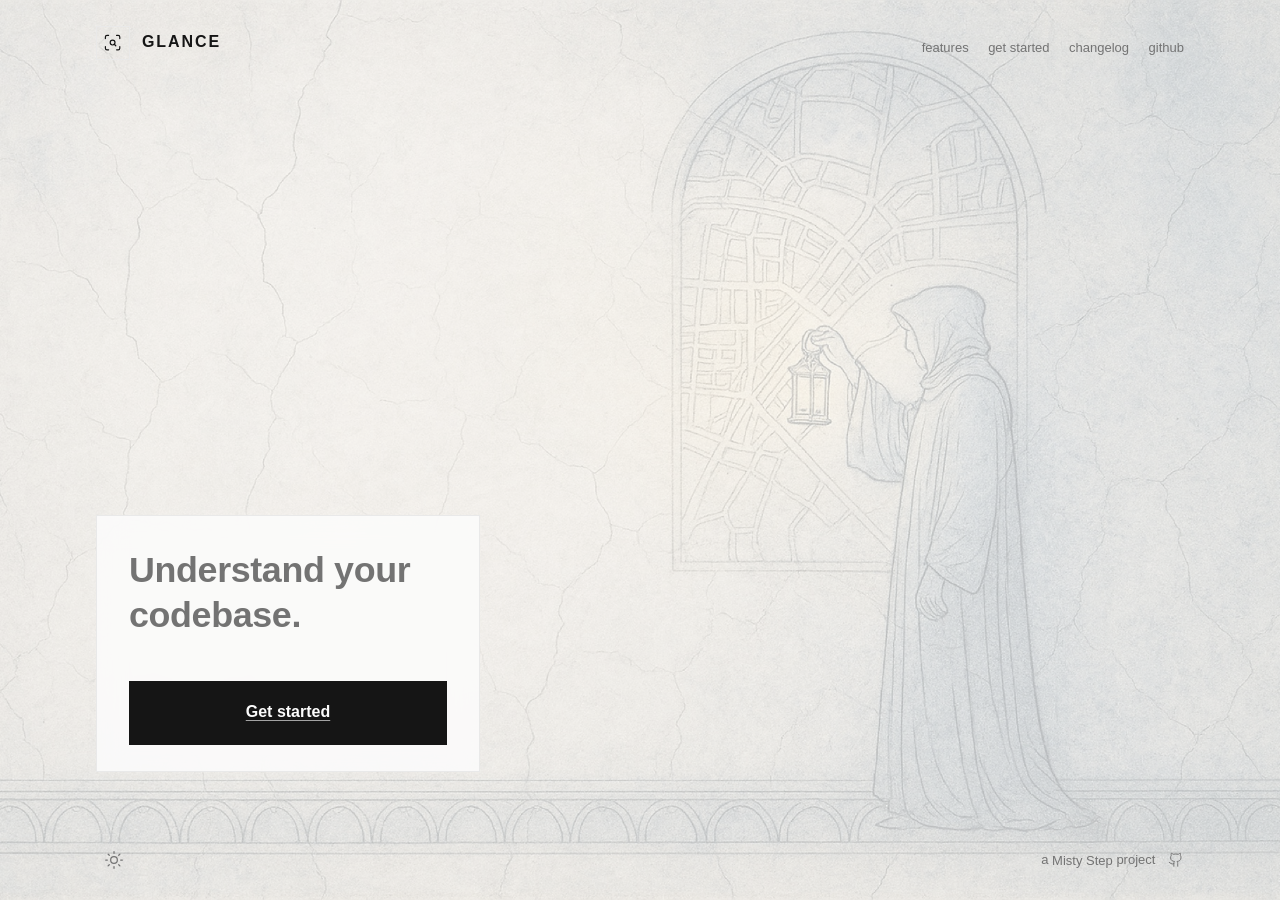
<file: site/index.html>
<!doctype html>
<html lang="en" data-ae-theme="moss">
  <head>
    <meta charset="utf-8" />
    <meta name="viewport" content="width=device-width, initial-scale=1" />
    <title>Glance - Misty Step product site</title>
    <meta
      name="description"
      content="Glance helps you understand a codebase with citation-checked generated pages."
    />
    <script>
      try {
        var m = localStorage.getItem('ae-mode');
        if (m === 'dark' || m === 'light') {
          document.documentElement.classList.add(m);
          document.documentElement.style.colorScheme = m;
        }
      } catch (e) {}
    </script>
    <link rel="icon" href="data:," />
    <link rel="stylesheet" href="aesthetic.css" />
    <link rel="stylesheet" href="marketing.css" />
  </head>
  <body>
    <svg aria-hidden="true" width="0" height="0" style="position: absolute">
      <symbol id="i-scan-search" viewBox="0 0 24 24">
        <path d="M3 7V5a2 2 0 0 1 2-2h2" />
        <path d="M17 3h2a2 2 0 0 1 2 2v2" />
        <path d="M21 17v2a2 2 0 0 1-2 2h-2" />
        <path d="M7 21H5a2 2 0 0 1-2-2v-2" />
        <circle cx="12" cy="12" r="3" />
        <path d="m16 16-1.9-1.9" />
      </symbol>
      <symbol id="i-sun" viewBox="0 0 24 24">
        <circle cx="12" cy="12" r="4" />
        <path d="M12 2v2" />
        <path d="M12 20v2" />
        <path d="m4.93 4.93 1.41 1.41" />
        <path d="m17.66 17.66 1.41 1.41" />
        <path d="M2 12h2" />
        <path d="M20 12h2" />
        <path d="m6.34 17.66-1.41 1.41" />
        <path d="m19.07 4.93-1.41 1.41" />
      </symbol>
      <symbol id="i-moon" viewBox="0 0 24 24">
        <path d="M12 3a6 6 0 0 0 9 9 9 9 0 1 1-9-9Z" />
      </symbol>
      <symbol id="i-github" viewBox="0 0 24 24">
        <path
          d="M15 22v-4a4.8 4.8 0 0 0-1-3.5c3 0 6-2 6-5.5.08-1.25-.27-2.48-1-3.5.28-1.15.28-2.35 0-3.5 0 0-1 0-3 1.5-2.64-.5-5.36-.5-8 0C6 2 5 2 5 2c-.3 1.15-.3 2.35 0 3.5A5.4 5.4 0 0 0 4 9c0 3.5 3 5.5 6 5.5-.39.49-.68 1.05-.85 1.65-.17.6-.22 1.23-.15 1.85v4"
        />
        <path d="M9 18c-4.51 2-5-2-7-2" />
      </symbol>
    </svg>

    <div class="ae-screen ae-wide msk-home">
      <div class="msk-hero-image" aria-hidden="true"></div>
      <header class="ae-bar msk-bar">
        <a class="ae-logo" href="./" aria-label="Glance home">
          <span class="ae-app-mark" aria-hidden="true">
            <svg class="ae-icon" data-lucide="scan-search">
              <use href="#i-scan-search" />
            </svg>
          </span>
          <span class="ae-name">Glance</span>
        </a>
        <nav class="ae-chrome msk-nav" aria-label="Site">
          <a href="features.html">features</a>
          <a href="get-started.html">get started</a>
          <a href="changelog.html">changelog</a>
          <a href="https://github.com/misty-step/glance">github</a>
        </nav>
      </header>

      <main class="ae-stage msk-hero-stage" id="content">
        <section class="msk-mural-panel" aria-labelledby="hero-title">
          <h1 class="ae-h" id="hero-title">Understand your codebase.</h1>
          <a class="ae-button" href="get-started.html">Get started</a>
        </section>
      </main>

      <footer class="ae-bar msk-footer">
        <button class="ae-mode" aria-label="toggle color mode">
          <svg class="ae-icon ae-sun"><use href="#i-sun" /></svg>
          <svg class="ae-icon ae-moon"><use href="#i-moon" /></svg>
        </button>
        <span class="msk-footer-right ae-chrome">
          <span>a <a href="https://mistystep.io">Misty Step</a> project</span>
          <a
            class="msk-github"
            href="https://github.com/misty-step/glance"
            aria-label="Glance on GitHub"
          >
            <svg class="ae-icon" aria-hidden="true"><use href="#i-github" /></svg>
          </a>
        </span>
      </footer>
    </div>

    <script src="mode.js"></script>
    <script src="theme.js"></script>
  </body>
</html>
</file>
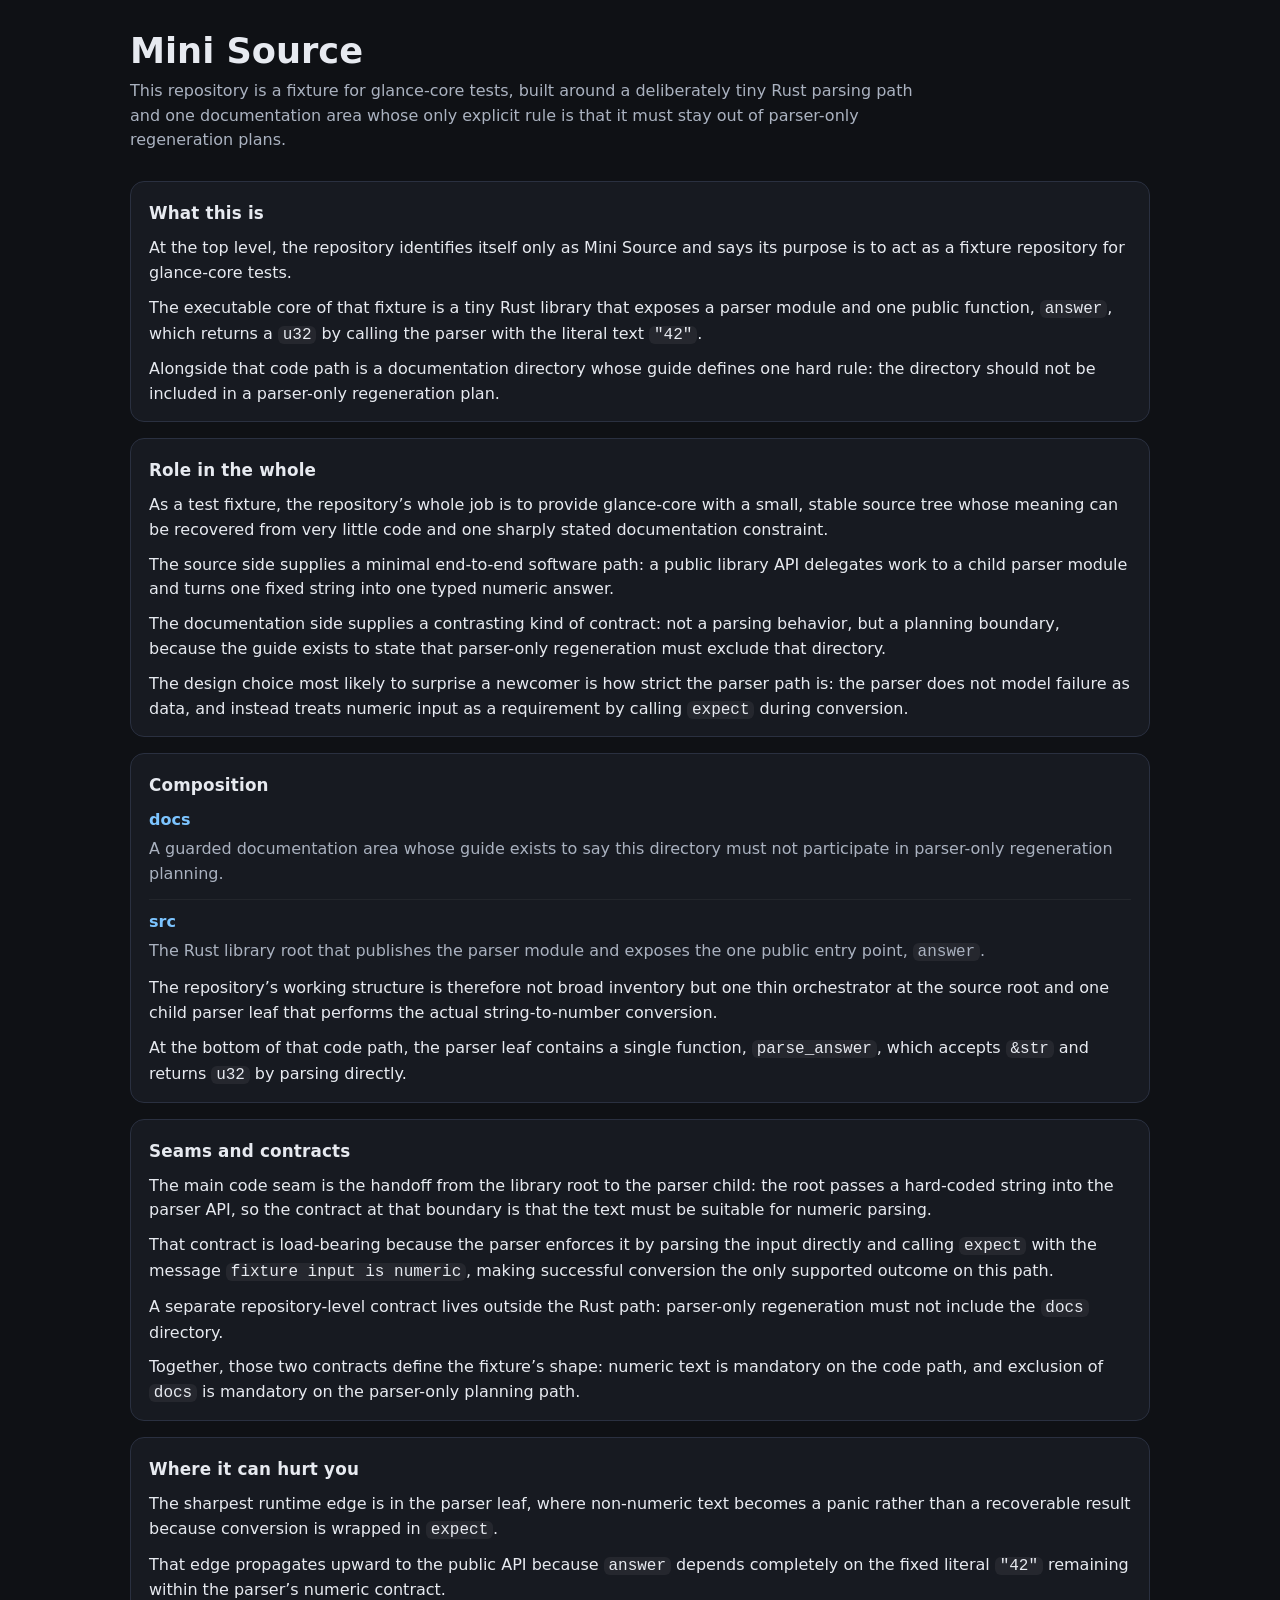
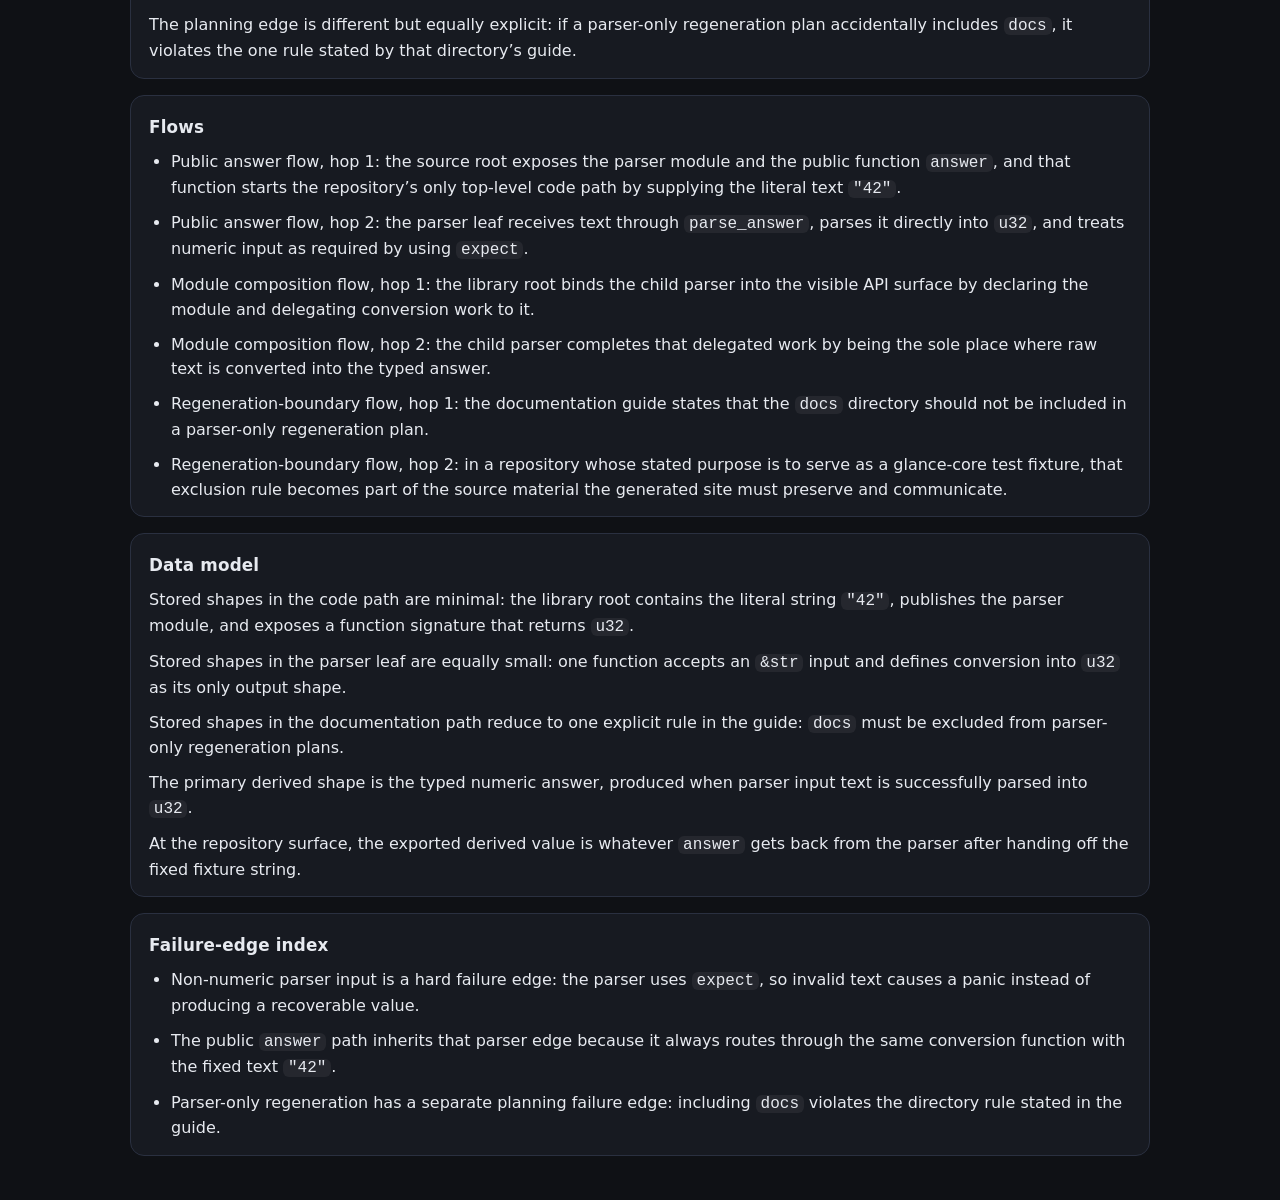
<file: tests/fixtures/live-sample/index.html>
<!doctype html>
<html lang="en">
<head>
  <meta charset="utf-8">
  <meta name="viewport" content="width=device-width, initial-scale=1">
  <title>Mini Source — glance</title>
  <style>
    :root {
      color-scheme: light dark;
      --bg: #0f1115;
      --panel: #171a21;
      --text: #e7eaf0;
      --muted: #aab2c0;
      --line: #2a3040;
      --accent: #7cc4ff;
      --warn: #ffcc66;
      --soft: rgba(255,255,255,.05);
    }
    html, body {
      margin: 0;
      padding: 0;
      background: var(--bg);
      color: var(--text);
      font: 16px/1.55 system-ui, -apple-system, Segoe UI, Roboto, sans-serif;
    }
    body { padding: 32px 20px 56px; }
    .page { max-width: 1020px; margin: 0 auto; }
    h1 {
      margin: 0 0 8px;
      font-size: 2.2rem;
      line-height: 1.1;
    }
    .lede {
      margin: 0 0 28px;
      color: var(--muted);
      max-width: 78ch;
    }
    .glance-section {
      background: var(--panel);
      border: 1px solid var(--line);
      border-radius: 14px;
      padding: 18px 18px 14px;
      margin: 0 0 16px;
    }
    .glance-section-title {
      margin: 0 0 10px;
      font-size: 1.05rem;
      letter-spacing: .01em;
    }
    .glance-cited {
      margin: 0 0 10px;
    }
    .glance-cited:last-child { margin-bottom: 0; }
    .glance-composition { display: block; }
    .glance-child {
      padding: 10px 0 12px;
      border-top: 1px solid var(--soft);
    }
    .glance-child:first-child { border-top: 0; padding-top: 0; }
    .glance-child-link {
      display: inline-block;
      margin: 0 0 4px;
      color: var(--accent);
      text-decoration: none;
      font-weight: 600;
    }
    .glance-child-link:hover { text-decoration: underline; }
    .glance-child-role {
      margin: 0;
      color: var(--muted);
    }
    ul {
      margin: 8px 0 0 22px;
      padding: 0;
    }
    li { margin: 0 0 8px; }
    code {
      background: rgba(255,255,255,.06);
      padding: 0 .3em;
      border-radius: 6px;
    }
  </style>
</head>
<body>
  <main class="page">
    <header>
      <h1>Mini Source</h1>
      <p class="lede" data-glance-cite="README.md:1-3">This repository is a fixture for glance-core tests, built around a deliberately tiny Rust parsing path and one documentation area whose only explicit rule is that it must stay out of parser-only regeneration plans.</p>
    </header>

    <section class="glance-section" data-glance-section="what-this-is">
      <h2 class="glance-section-title">What this is</h2>
      <p class="glance-cited" data-glance-cite="README.md:1-3">At the top level, the repository identifies itself only as Mini Source and says its purpose is to act as a fixture repository for glance-core tests.</p>
      <p class="glance-cited" data-glance-cite="src/lib.rs:1-5">The executable core of that fixture is a tiny Rust library that exposes a parser module and one public function, <code>answer</code>, which returns a <code>u32</code> by calling the parser with the literal text <code>"42"</code>.</p>
      <p class="glance-cited" data-glance-cite="docs/guide.md:1-3">Alongside that code path is a documentation directory whose guide defines one hard rule: the directory should not be included in a parser-only regeneration plan.</p>
    </section>

    <section class="glance-section" data-glance-section="role-in-the-whole">
      <h2 class="glance-section-title">Role in the whole</h2>
      <p class="glance-cited" data-glance-cite="README.md:1-3">As a test fixture, the repository’s whole job is to provide glance-core with a small, stable source tree whose meaning can be recovered from very little code and one sharply stated documentation constraint.</p>
      <p class="glance-cited" data-glance-cite="src/lib.rs:1-5">The source side supplies a minimal end-to-end software path: a public library API delegates work to a child parser module and turns one fixed string into one typed numeric answer.</p>
      <p class="glance-cited" data-glance-cite="docs/guide.md:1-3">The documentation side supplies a contrasting kind of contract: not a parsing behavior, but a planning boundary, because the guide exists to state that parser-only regeneration must exclude that directory.</p>
      <p class="glance-cited" data-glance-cite="src/parser/mod.rs:1-3">The design choice most likely to surprise a newcomer is how strict the parser path is: the parser does not model failure as data, and instead treats numeric input as a requirement by calling <code>expect</code> during conversion.</p>
    </section>

    <section class="glance-section" data-glance-section="composition">
      <h2 class="glance-section-title">Composition</h2>
      <div class="glance-composition">
        <div class="glance-child">
          <a class="glance-child-link" href="./docs/">docs</a>
          <p class="glance-child-role" data-glance-cite="docs/guide.md:1-3">A guarded documentation area whose guide exists to say this directory must not participate in parser-only regeneration planning.</p>
        </div>
        <div class="glance-child">
          <a class="glance-child-link" href="./src/">src</a>
          <p class="glance-child-role" data-glance-cite="src/lib.rs:1-5">The Rust library root that publishes the parser module and exposes the one public entry point, <code>answer</code>.</p>
        </div>
      </div>
      <p class="glance-cited" data-glance-cite="src/lib.rs:1-5">The repository’s working structure is therefore not broad inventory but one thin orchestrator at the source root and one child parser leaf that performs the actual string-to-number conversion.</p>
      <p class="glance-cited" data-glance-cite="src/parser/mod.rs:1-3">At the bottom of that code path, the parser leaf contains a single function, <code>parse_answer</code>, which accepts <code>&amp;str</code> and returns <code>u32</code> by parsing directly.</p>
    </section>

    <section class="glance-section" data-glance-section="seams-contracts">
      <h2 class="glance-section-title">Seams and contracts</h2>
      <p class="glance-cited" data-glance-cite="src/lib.rs:1-5">The main code seam is the handoff from the library root to the parser child: the root passes a hard-coded string into the parser API, so the contract at that boundary is that the text must be suitable for numeric parsing.</p>
      <p class="glance-cited" data-glance-cite="src/parser/mod.rs:1-3">That contract is load-bearing because the parser enforces it by parsing the input directly and calling <code>expect</code> with the message <code>fixture input is numeric</code>, making successful conversion the only supported outcome on this path.</p>
      <p class="glance-cited" data-glance-cite="docs/guide.md:1-3">A separate repository-level contract lives outside the Rust path: parser-only regeneration must not include the <code>docs</code> directory.</p>
      <p class="glance-cited" data-glance-cite="docs/guide.md:1-3">Together, those two contracts define the fixture’s shape: numeric text is mandatory on the code path, and exclusion of <code>docs</code> is mandatory on the parser-only planning path.</p>
    </section>

    <section class="glance-section" data-glance-section="where-it-can-hurt-you">
      <h2 class="glance-section-title">Where it can hurt you</h2>
      <p class="glance-cited" data-glance-cite="src/parser/mod.rs:1-3">The sharpest runtime edge is in the parser leaf, where non-numeric text becomes a panic rather than a recoverable result because conversion is wrapped in <code>expect</code>.</p>
      <p class="glance-cited" data-glance-cite="src/lib.rs:3-5">That edge propagates upward to the public API because <code>answer</code> depends completely on the fixed literal <code>"42"</code> remaining within the parser’s numeric contract.</p>
      <p class="glance-cited" data-glance-cite="docs/guide.md:1-3">The planning edge is different but equally explicit: if a parser-only regeneration plan accidentally includes <code>docs</code>, it violates the one rule stated by that directory’s guide.</p>
    </section>

    <section class="glance-section" data-glance-section="flows">
      <h2 class="glance-section-title">Flows</h2>
      <ul>
        <li class="glance-cited" data-glance-cite="src/lib.rs:1-5">Public answer flow, hop 1: the source root exposes the parser module and the public function <code>answer</code>, and that function starts the repository’s only top-level code path by supplying the literal text <code>"42"</code>.</li>
        <li class="glance-cited" data-glance-cite="src/parser/mod.rs:1-3">Public answer flow, hop 2: the parser leaf receives text through <code>parse_answer</code>, parses it directly into <code>u32</code>, and treats numeric input as required by using <code>expect</code>.</li>
        <li class="glance-cited" data-glance-cite="src/lib.rs:1-5">Module composition flow, hop 1: the library root binds the child parser into the visible API surface by declaring the module and delegating conversion work to it.</li>
        <li class="glance-cited" data-glance-cite="src/parser/mod.rs:1-3">Module composition flow, hop 2: the child parser completes that delegated work by being the sole place where raw text is converted into the typed answer.</li>
        <li class="glance-cited" data-glance-cite="docs/guide.md:1-3">Regeneration-boundary flow, hop 1: the documentation guide states that the <code>docs</code> directory should not be included in a parser-only regeneration plan.</li>
        <li class="glance-cited" data-glance-cite="README.md:1-3">Regeneration-boundary flow, hop 2: in a repository whose stated purpose is to serve as a glance-core test fixture, that exclusion rule becomes part of the source material the generated site must preserve and communicate.</li>
      </ul>
    </section>

    <section class="glance-section" data-glance-section="data-model">
      <h2 class="glance-section-title">Data model</h2>
      <p class="glance-cited" data-glance-cite="src/lib.rs:1-5">Stored shapes in the code path are minimal: the library root contains the literal string <code>"42"</code>, publishes the parser module, and exposes a function signature that returns <code>u32</code>.</p>
      <p class="glance-cited" data-glance-cite="src/parser/mod.rs:1-3">Stored shapes in the parser leaf are equally small: one function accepts an <code>&amp;str</code> input and defines conversion into <code>u32</code> as its only output shape.</p>
      <p class="glance-cited" data-glance-cite="docs/guide.md:1-3">Stored shapes in the documentation path reduce to one explicit rule in the guide: <code>docs</code> must be excluded from parser-only regeneration plans.</p>
      <p class="glance-cited" data-glance-cite="src/parser/mod.rs:1-3">The primary derived shape is the typed numeric answer, produced when parser input text is successfully parsed into <code>u32</code>.</p>
      <p class="glance-cited" data-glance-cite="src/lib.rs:1-5">At the repository surface, the exported derived value is whatever <code>answer</code> gets back from the parser after handing off the fixed fixture string.</p>
    </section>

    <section class="glance-section" data-glance-section="failure-edge-index">
      <h2 class="glance-section-title">Failure-edge index</h2>
      <ul>
        <li class="glance-cited" data-glance-cite="src/parser/mod.rs:1-3">Non-numeric parser input is a hard failure edge: the parser uses <code>expect</code>, so invalid text causes a panic instead of producing a recoverable value.</li>
        <li class="glance-cited" data-glance-cite="src/lib.rs:3-5">The public <code>answer</code> path inherits that parser edge because it always routes through the same conversion function with the fixed text <code>"42"</code>.</li>
        <li class="glance-cited" data-glance-cite="docs/guide.md:1-3">Parser-only regeneration has a separate planning failure edge: including <code>docs</code> violates the directory rule stated in the guide.</li>
      </ul>
    </section>
  </main>
</body>
</html>
</file>
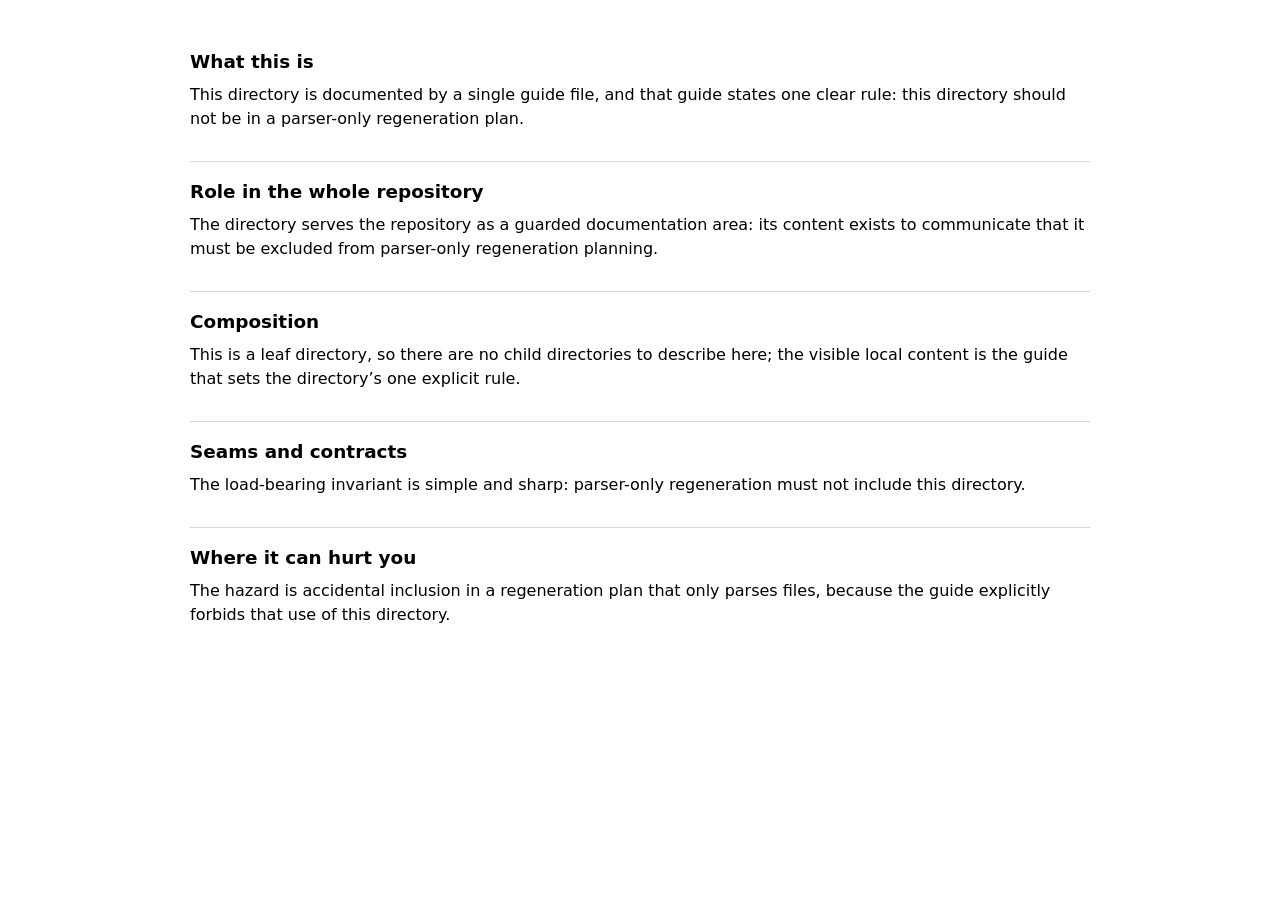
<file: tests/fixtures/live-sample/docs/index.html>
<!doctype html>
<html lang="en">
<head>
  <meta charset="utf-8">
  <meta name="viewport" content="width=device-width, initial-scale=1">
  <title>docs</title>
  <style>
    :root { color-scheme: light dark; }
    body {
      margin: 0;
      font-family: system-ui, -apple-system, Segoe UI, Roboto, sans-serif;
      line-height: 1.5;
      background: Canvas;
      color: CanvasText;
    }
    main {
      max-width: 900px;
      margin: 0 auto;
      padding: 32px 20px 48px;
    }
    .glance-section {
      padding: 18px 0 22px;
      border-bottom: 1px solid color-mix(in srgb, currentColor 16%, transparent);
    }
    .glance-section:last-child { border-bottom: 0; }
    .glance-section-title {
      margin: 0 0 10px;
      font-size: 1.15rem;
      line-height: 1.25;
    }
    .glance-cited {
      margin: 0.5rem 0;
    }
    .glance-composition {
      margin: 0.5rem 0;
    }
  </style>
</head>
<body>
  <main>
    <section class="glance-section" data-glance-section="what-this-is">
      <h2 class="glance-section-title">What this is</h2>
      <p class="glance-cited" data-glance-cite="docs/guide.md:1-3">This directory is documented by a single guide file, and that guide states one clear rule: this directory should not be in a parser-only regeneration plan.</p>
    </section>

    <section class="glance-section" data-glance-section="role-in-the-whole">
      <h2 class="glance-section-title">Role in the whole repository</h2>
      <p class="glance-cited" data-glance-cite="docs/guide.md:1-3">The directory serves the repository as a guarded documentation area: its content exists to communicate that it must be excluded from parser-only regeneration planning.</p>
    </section>

    <section class="glance-section" data-glance-section="composition">
      <h2 class="glance-section-title">Composition</h2>
      <p class="glance-cited glance-composition" data-glance-cite="docs/guide.md:1-3">This is a leaf directory, so there are no child directories to describe here; the visible local content is the guide that sets the directory’s one explicit rule.</p>
    </section>

    <section class="glance-section" data-glance-section="seams-contracts">
      <h2 class="glance-section-title">Seams and contracts</h2>
      <p class="glance-cited" data-glance-cite="docs/guide.md:1-3">The load-bearing invariant is simple and sharp: parser-only regeneration must not include this directory.</p>
    </section>

    <section class="glance-section" data-glance-section="where-it-can-hurt-you">
      <h2 class="glance-section-title">Where it can hurt you</h2>
      <p class="glance-cited" data-glance-cite="docs/guide.md:1-3">The hazard is accidental inclusion in a regeneration plan that only parses files, because the guide explicitly forbids that use of this directory.</p>
    </section>
  </main>
</body>
</html>
</file>
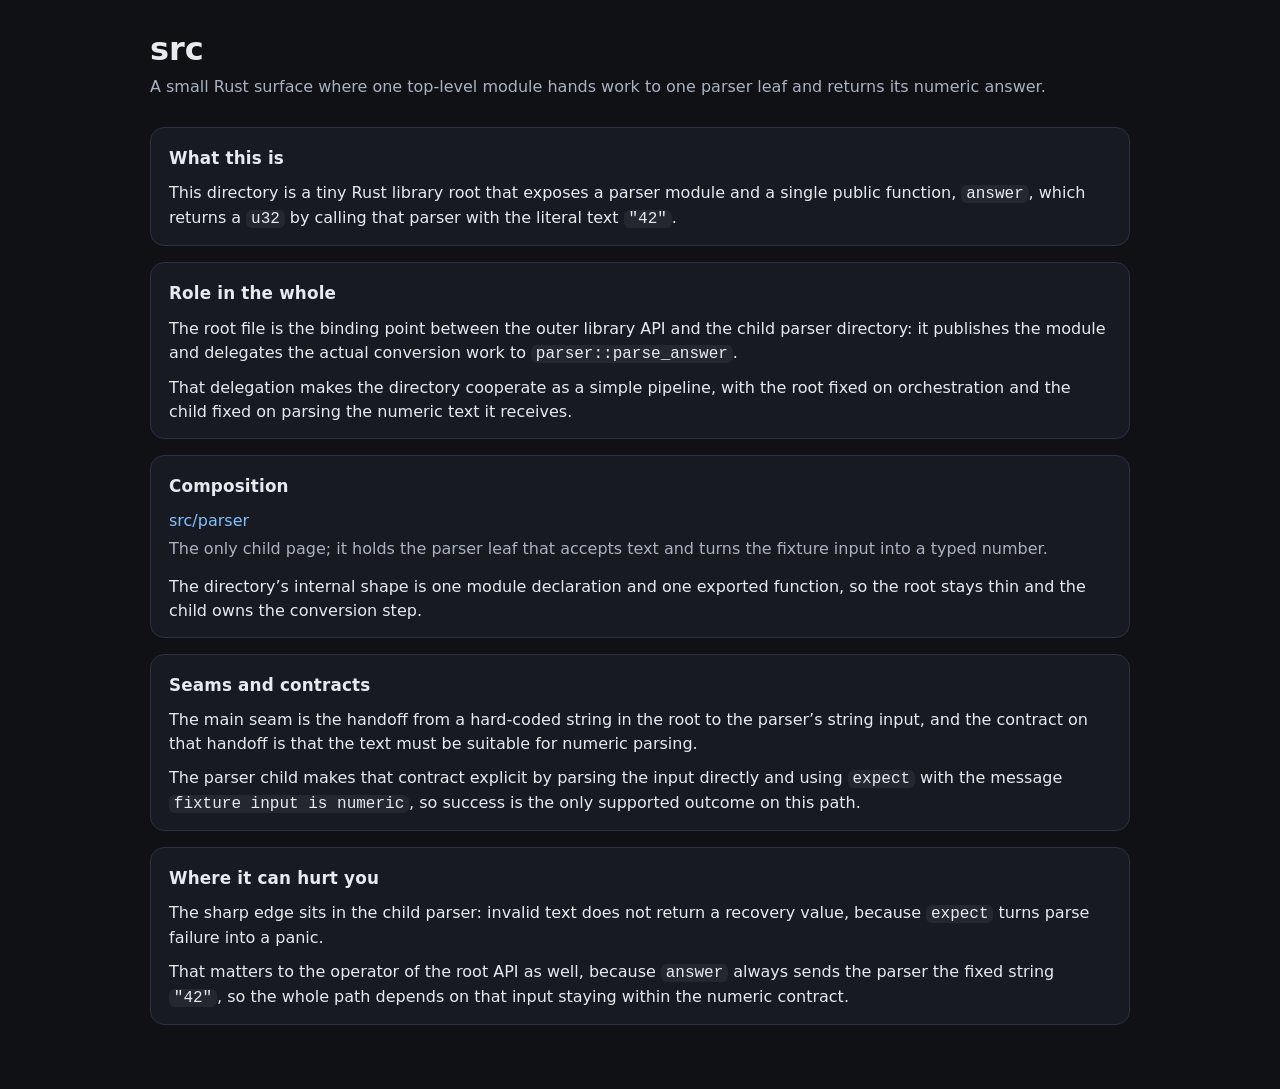
<file: tests/fixtures/live-sample/src/index.html>
<!doctype html>
<html lang="en">
<head>
  <meta charset="utf-8">
  <meta name="viewport" content="width=device-width, initial-scale=1">
  <title>src — glance</title>
  <style>
    :root {
      color-scheme: light dark;
      --bg: #0f1115;
      --panel: #171a21;
      --text: #e7eaf0;
      --muted: #aab2c0;
      --line: #2a3040;
      --accent: #7cc4ff;
      --warn: #ffcc66;
    }
    html, body { margin: 0; padding: 0; background: var(--bg); color: var(--text); font: 16px/1.5 system-ui, -apple-system, Segoe UI, Roboto, sans-serif; }
    body { padding: 32px 20px 56px; }
    .page { max-width: 980px; margin: 0 auto; }
    h1 { margin: 0 0 8px; font-size: 2rem; line-height: 1.1; }
    .lede { color: var(--muted); margin: 0 0 28px; }
    .glance-section { background: var(--panel); border: 1px solid var(--line); border-radius: 14px; padding: 18px 18px 14px; margin: 0 0 16px; }
    .glance-section-title { margin: 0 0 10px; font-size: 1.05rem; letter-spacing: .01em; }
    .glance-cited { margin: 0 0 10px; }
    .glance-cited:last-child { margin-bottom: 0; }
    .glance-composition { display: block; }
    .glance-child-link { display: inline-block; margin: 0 0 4px; color: var(--accent); text-decoration: none; }
    .glance-child-link:hover { text-decoration: underline; }
    .glance-child-role { margin: 0 0 14px; color: var(--muted); }
    code { background: rgba(255,255,255,.06); padding: 0 .3em; border-radius: 6px; }
  </style>
</head>
<body>
  <main class="page">
    <header>
      <h1>src</h1>
      <p class="lede">A small Rust surface where one top-level module hands work to one parser leaf and returns its numeric answer.</p>
    </header>

    <section class="glance-section" data-glance-section="what-this-is">
      <h2 class="glance-section-title">What this is</h2>
      <p class="glance-cited" data-glance-cite="src/lib.rs:1-5">This directory is a tiny Rust library root that exposes a parser module and a single public function, <code>answer</code>, which returns a <code>u32</code> by calling that parser with the literal text <code>"42"</code>.</p>
    </section>

    <section class="glance-section" data-glance-section="role-in-the-whole">
      <h2 class="glance-section-title">Role in the whole</h2>
      <p class="glance-cited" data-glance-cite="src/lib.rs:1-5">The root file is the binding point between the outer library API and the child parser directory: it publishes the module and delegates the actual conversion work to <code>parser::parse_answer</code>.</p>
      <p class="glance-cited" data-glance-cite="src/lib.rs:1-5">That delegation makes the directory cooperate as a simple pipeline, with the root fixed on orchestration and the child fixed on parsing the numeric text it receives.</p>
    </section>

    <section class="glance-section" data-glance-section="composition">
      <h2 class="glance-section-title">Composition</h2>
      <div class="glance-composition">
        <a class="glance-child-link" href="../src/parser/">src/parser</a>
        <p class="glance-child-role">The only child page; it holds the parser leaf that accepts text and turns the fixture input into a typed number.</p>
      </div>
      <p class="glance-cited" data-glance-cite="src/lib.rs:1-5">The directory’s internal shape is one module declaration and one exported function, so the root stays thin and the child owns the conversion step.</p>
    </section>

    <section class="glance-section" data-glance-section="seams-contracts">
      <h2 class="glance-section-title">Seams and contracts</h2>
      <p class="glance-cited" data-glance-cite="src/lib.rs:1-5">The main seam is the handoff from a hard-coded string in the root to the parser’s string input, and the contract on that handoff is that the text must be suitable for numeric parsing.</p>
      <p class="glance-cited" data-glance-cite="src/parser/mod.rs:1-3">The parser child makes that contract explicit by parsing the input directly and using <code>expect</code> with the message <code>fixture input is numeric</code>, so success is the only supported outcome on this path.</p>
    </section>

    <section class="glance-section" data-glance-section="where-it-can-hurt-you">
      <h2 class="glance-section-title">Where it can hurt you</h2>
      <p class="glance-cited" data-glance-cite="src/parser/mod.rs:1-3">The sharp edge sits in the child parser: invalid text does not return a recovery value, because <code>expect</code> turns parse failure into a panic.</p>
      <p class="glance-cited" data-glance-cite="src/lib.rs:3-5">That matters to the operator of the root API as well, because <code>answer</code> always sends the parser the fixed string <code>"42"</code>, so the whole path depends on that input staying within the numeric contract.</p>
    </section>
  </main>
</body>
</html>
</file>
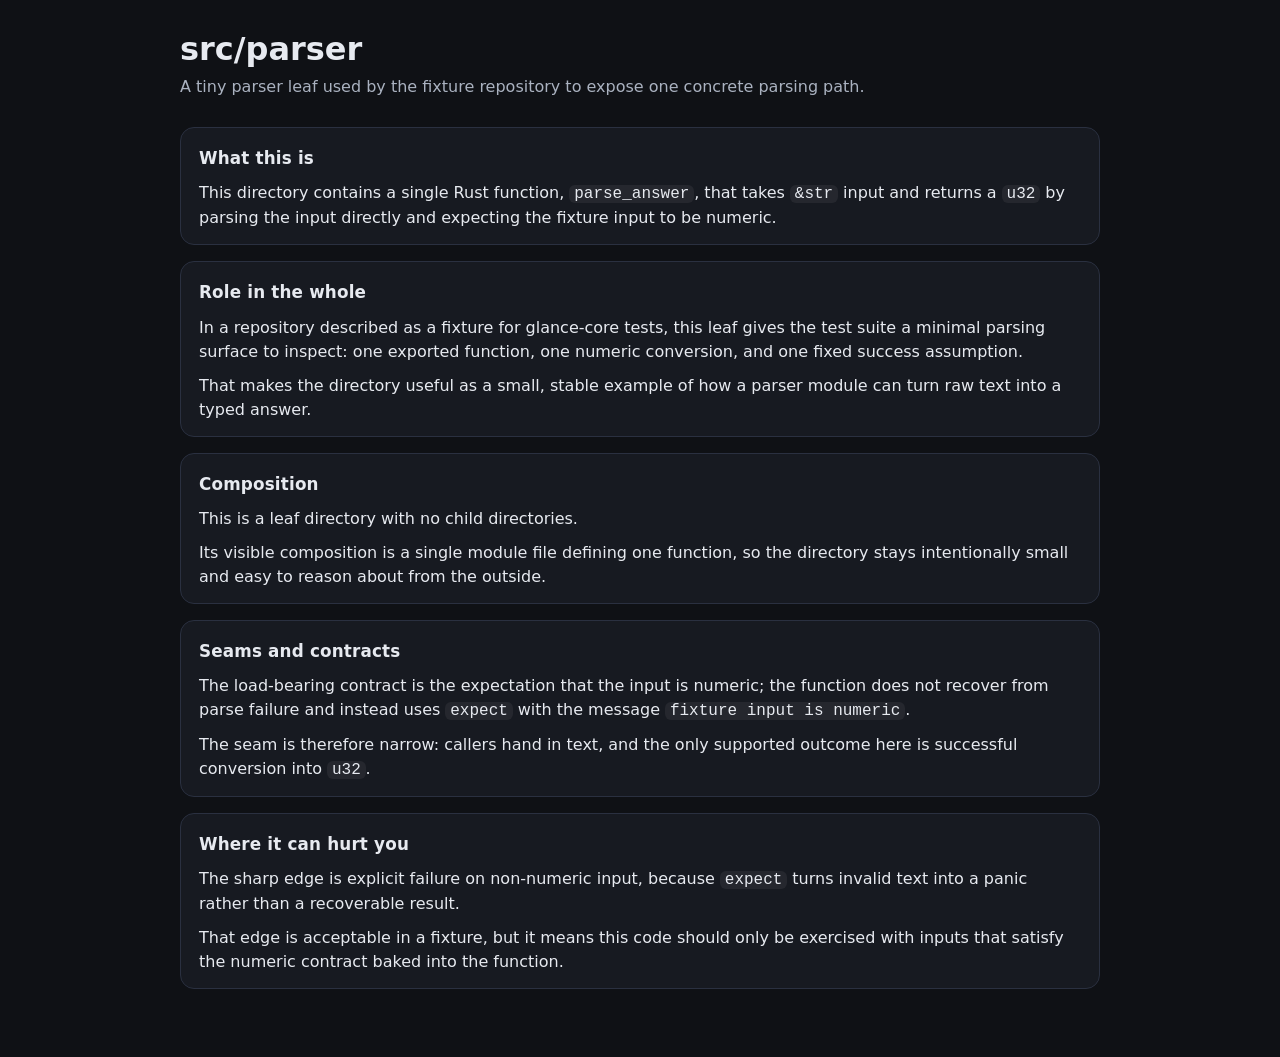
<file: tests/fixtures/live-sample/src/parser/index.html>
<!doctype html>
<html lang="en">
<head>
  <meta charset="utf-8">
  <meta name="viewport" content="width=device-width, initial-scale=1">
  <title>src/parser — glance</title>
  <style>
    :root {
      color-scheme: light dark;
      --bg: #0f1115;
      --panel: #171a21;
      --text: #e7eaf0;
      --muted: #aab2c0;
      --line: #2a3040;
      --accent: #7cc4ff;
      --warn: #ffcc66;
      --good: #8fe3a6;
    }
    html, body { margin: 0; padding: 0; background: var(--bg); color: var(--text); font: 16px/1.5 system-ui, -apple-system, Segoe UI, Roboto, sans-serif; }
    body { padding: 32px 20px 56px; }
    .page { max-width: 920px; margin: 0 auto; }
    h1 { margin: 0 0 8px; font-size: 2rem; line-height: 1.1; }
    .lede { color: var(--muted); margin: 0 0 28px; }
    .glance-section { background: var(--panel); border: 1px solid var(--line); border-radius: 14px; padding: 18px 18px 14px; margin: 0 0 16px; }
    .glance-section-title { margin: 0 0 10px; font-size: 1.05rem; letter-spacing: .01em; }
    .glance-cited { margin: 0 0 10px; }
    .glance-cited:last-child { margin-bottom: 0; }
    .glance-composition { display: block; }
    code { background: rgba(255,255,255,.06); padding: 0 .3em; border-radius: 6px; }
    a { color: var(--accent); }
    .note { color: var(--muted); }
  </style>
</head>
<body>
  <main class="page">
    <header>
      <h1>src/parser</h1>
      <p class="lede">A tiny parser leaf used by the fixture repository to expose one concrete parsing path.</p>
    </header>

    <section class="glance-section" data-glance-section="what-this-is">
      <h2 class="glance-section-title">What this is</h2>
      <p class="glance-cited" data-glance-cite="src/parser/mod.rs:1-3">This directory contains a single Rust function, <code>parse_answer</code>, that takes <code>&amp;str</code> input and returns a <code>u32</code> by parsing the input directly and expecting the fixture input to be numeric.</p>
    </section>

    <section class="glance-section" data-glance-section="role-in-the-whole">
      <h2 class="glance-section-title">Role in the whole</h2>
      <p class="glance-cited" data-glance-cite="src/parser/mod.rs:1-3">In a repository described as a fixture for glance-core tests, this leaf gives the test suite a minimal parsing surface to inspect: one exported function, one numeric conversion, and one fixed success assumption.</p>
      <p class="glance-cited" data-glance-cite="src/parser/mod.rs:1-3">That makes the directory useful as a small, stable example of how a parser module can turn raw text into a typed answer.</p>
    </section>

    <section class="glance-section" data-glance-section="composition">
      <h2 class="glance-section-title">Composition</h2>
      <div class="glance-composition">
        <p class="glance-cited" data-glance-cite="src/parser/mod.rs:1-3">This is a leaf directory with no child directories.</p>
        <p class="glance-cited" data-glance-cite="src/parser/mod.rs:1-3">Its visible composition is a single module file defining one function, so the directory stays intentionally small and easy to reason about from the outside.</p>
      </div>
    </section>

    <section class="glance-section" data-glance-section="seams-contracts">
      <h2 class="glance-section-title">Seams and contracts</h2>
      <p class="glance-cited" data-glance-cite="src/parser/mod.rs:1-3">The load-bearing contract is the expectation that the input is numeric; the function does not recover from parse failure and instead uses <code>expect</code> with the message <code>fixture input is numeric</code>.</p>
      <p class="glance-cited" data-glance-cite="src/parser/mod.rs:1-3">The seam is therefore narrow: callers hand in text, and the only supported outcome here is successful conversion into <code>u32</code>.</p>
    </section>

    <section class="glance-section" data-glance-section="where-it-can-hurt-you">
      <h2 class="glance-section-title">Where it can hurt you</h2>
      <p class="glance-cited" data-glance-cite="src/parser/mod.rs:1-3">The sharp edge is explicit failure on non-numeric input, because <code>expect</code> turns invalid text into a panic rather than a recoverable result.</p>
      <p class="glance-cited" data-glance-cite="src/parser/mod.rs:1-3">That edge is acceptable in a fixture, but it means this code should only be exercised with inputs that satisfy the numeric contract baked into the function.</p>
    </section>
  </main>
</body>
</html>
</file>
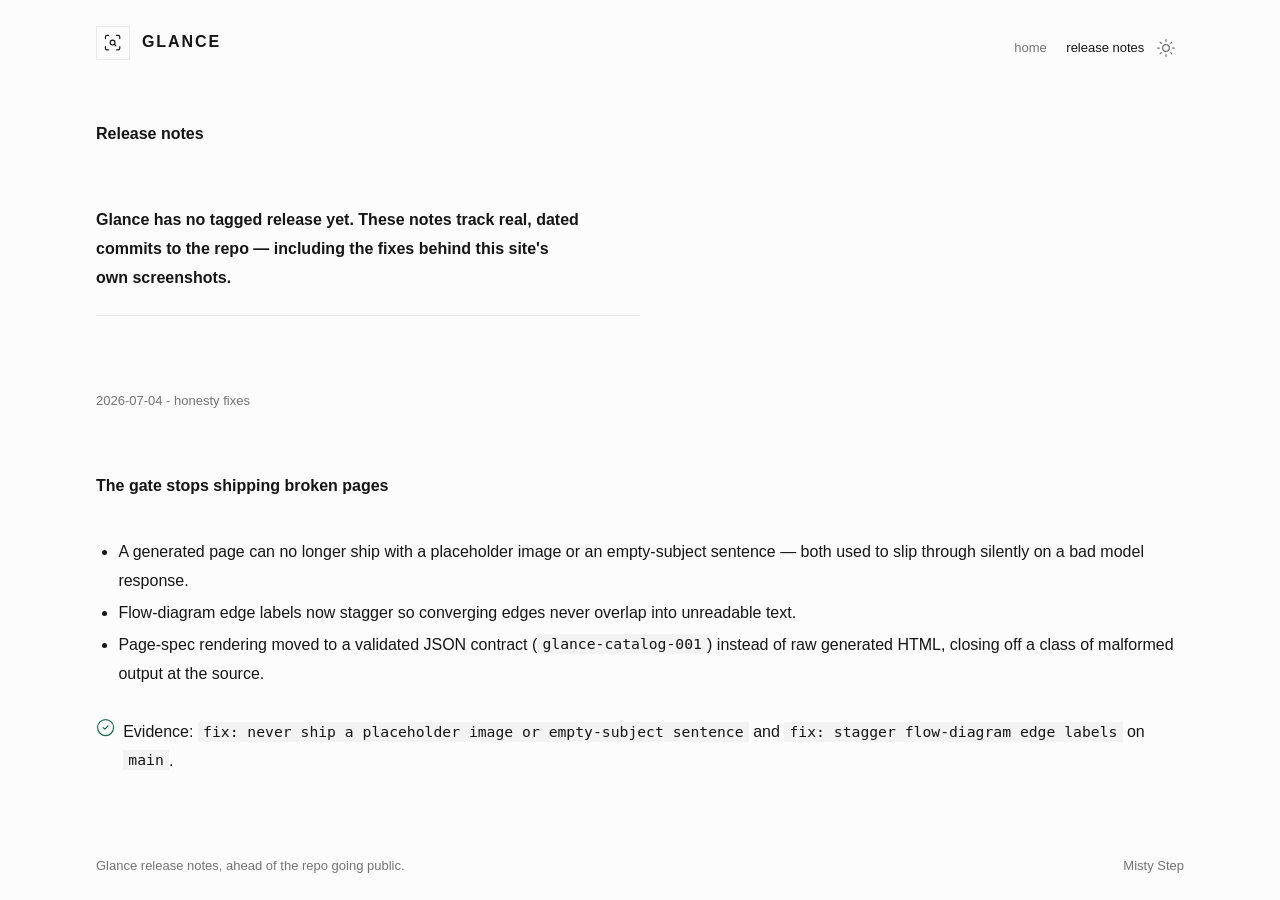
<file: site/changelog.html>
<!doctype html>
<html lang="en" data-ae-theme="moss">
  <head>
    <meta charset="utf-8" />
    <meta name="viewport" content="width=device-width, initial-scale=1" />
    <title>Glance release notes</title>
    <meta name="description" content="User-facing release notes for Glance." />
    <script>
      try {
        var m = localStorage.getItem('ae-mode');
        if (m === 'dark' || m === 'light') {
          document.documentElement.classList.add(m);
          document.documentElement.style.colorScheme = m;
        }
      } catch (e) {}
    </script>
    <link rel="stylesheet" href="aesthetic.css" />
    <link rel="stylesheet" href="marketing.css" />
  </head>
  <body>
    <svg aria-hidden="true" width="0" height="0" style="position: absolute">
      <symbol id="i-scan-search" viewBox="0 0 24 24">
        <path d="M3 7V5a2 2 0 0 1 2-2h2" />
        <path d="M17 3h2a2 2 0 0 1 2 2v2" />
        <path d="M21 17v2a2 2 0 0 1-2 2h-2" />
        <path d="M7 21H5a2 2 0 0 1-2-2v-2" />
        <circle cx="12" cy="12" r="3" />
        <path d="m16 16-1.9-1.9" />
      </symbol>
      <symbol id="i-sun" viewBox="0 0 24 24">
        <circle cx="12" cy="12" r="4" />
        <path d="M12 2v2" />
        <path d="M12 20v2" />
        <path d="m4.93 4.93 1.41 1.41" />
        <path d="m17.66 17.66 1.41 1.41" />
        <path d="M2 12h2" />
        <path d="M20 12h2" />
        <path d="m6.34 17.66-1.41 1.41" />
        <path d="m19.07 4.93-1.41 1.41" />
      </symbol>
      <symbol id="i-moon" viewBox="0 0 24 24">
        <path d="M12 3a6 6 0 0 0 9 9 9 9 0 1 1-9-9Z" />
      </symbol>
      <symbol id="i-circle-check" viewBox="0 0 24 24">
        <circle cx="12" cy="12" r="10" />
        <path d="m9 12 2 2 4-4" />
      </symbol>
    </svg>

    <div class="ae-screen ae-wide">
      <header class="ae-bar msk-bar">
        <a class="ae-logo" href="./" aria-label="Glance home">
          <span class="ae-app-mark" aria-hidden="true">
            <svg class="ae-icon" data-lucide="scan-search">
              <use href="#i-scan-search" />
            </svg>
          </span>
          <span class="ae-name">Glance</span>
        </a>
        <span class="msk-actions">
          <nav class="ae-chrome msk-nav" aria-label="Site">
            <a href="./">home</a>
            <a href="changelog.html" aria-current="page">release notes</a>
          </nav>
          <button class="ae-mode" aria-label="toggle color mode">
            <svg class="ae-icon ae-sun"><use href="#i-sun" /></svg>
            <svg class="ae-icon ae-moon"><use href="#i-moon" /></svg>
          </button>
        </span>
      </header>

      <main class="ae-stage ae-stage-scroll">
        <article class="ae-doc msk-page" aria-labelledby="release-notes-title">
          <h1 id="release-notes-title">Release notes</h1>
          <p class="ae-lede">
            Glance has no tagged release yet. These notes track real, dated
            commits to the repo — including the fixes behind this site's own
            screenshots.
          </p>

          <section class="msk-release">
            <p class="ae-chrome">2026-07-04 - honesty fixes</p>
            <h2>The gate stops shipping broken pages</h2>
            <ul>
              <li>
                A generated page can no longer ship with a placeholder image
                or an empty-subject sentence — both used to slip through
                silently on a bad model response.
              </li>
              <li>
                Flow-diagram edge labels now stagger so converging edges never
                overlap into unreadable text.
              </li>
              <li>
                Page-spec rendering moved to a validated JSON contract
                (<code>glance-catalog-001</code>) instead of raw generated
                HTML, closing off a class of malformed output at the source.
              </li>
            </ul>
            <p class="ae-status">
              <svg class="ae-icon ae-ok" data-lucide="circle-check">
                <use href="#i-circle-check" />
              </svg>
              <span class="ae-status-label"
                >Evidence: <code>fix: never ship a placeholder image or
                empty-subject sentence</code> and <code>fix: stagger
                flow-diagram edge labels</code> on <code>main</code>.</span
              >
            </p>
          </section>

          <section class="msk-release">
            <p class="ae-chrome">2026-07-05 - public site</p>
            <h2>Public site launched</h2>
            <ul>
              <li>
                Added a Misty Step branded public site built from a real
                self-run of the current, post-fix codebase — a screenshot
                gallery showing Glance narrating its own repository, its own
                citation gate passing, and a real cited page.
              </li>
              <li>
                The repo is currently private, so the footer has no public
                GitHub link yet.
              </li>
            </ul>
            <p class="ae-status">
              <svg class="ae-icon ae-ok" data-lucide="circle-check">
                <use href="#i-circle-check" />
              </svg>
              <span class="ae-status-label"
                >Evidence: GitHub Pages deploy (pending visibility).</span
              >
            </p>
          </section>
        </article>
      </main>

      <footer class="ae-bar msk-footer">
        <p class="ae-chrome">Glance release notes, ahead of the repo going public.</p>
        <nav class="ae-foot-links ae-chrome" aria-label="Footer">
          <a data-footer-link="misty-step" href="https://mistystep.io"
            >Misty Step</a
          >
        </nav>
      </footer>
    </div>

    <script src="mode.js"></script>
    <script src="theme.js"></script>
  </body>
</html>
</file>
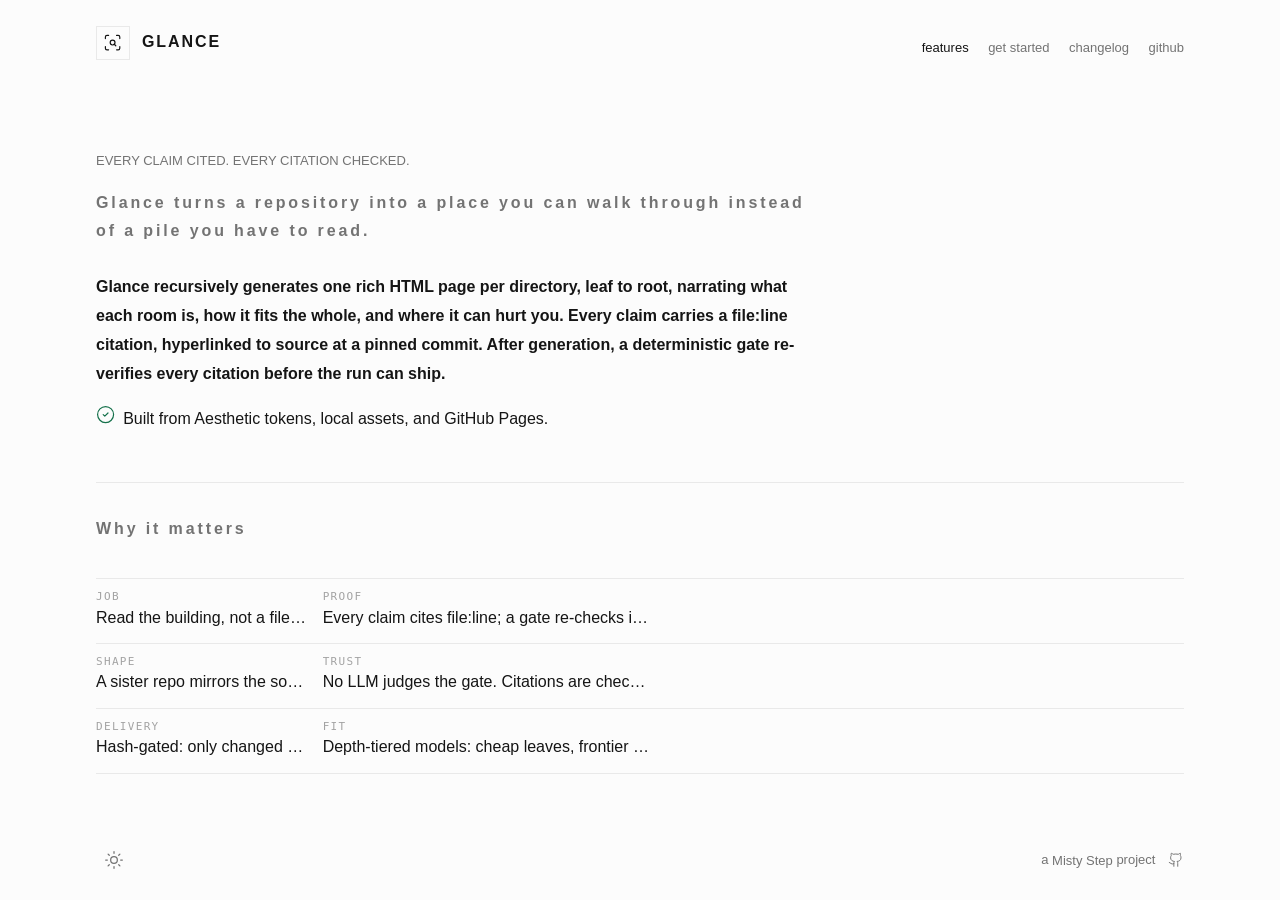
<file: site/features.html>
<!doctype html>
<html lang="en" data-ae-theme="moss">
  <head>
    <meta charset="utf-8" />
    <meta name="viewport" content="width=device-width, initial-scale=1" />
    <title>Glance features</title>
    <meta
      name="description"
      content="Features and screenshots for Glance, the citation-checked codebase understanding site generator."
    />
    <script>
      try {
        var m = localStorage.getItem('ae-mode');
        if (m === 'dark' || m === 'light') {
          document.documentElement.classList.add(m);
          document.documentElement.style.colorScheme = m;
        }
      } catch (e) {}
    </script>
    <link rel="icon" href="data:," />
    <link rel="stylesheet" href="aesthetic.css" />
    <link rel="stylesheet" href="marketing.css" />
  </head>
  <body>
    <svg aria-hidden="true" width="0" height="0" style="position: absolute">
      <symbol id="i-scan-search" viewBox="0 0 24 24">
        <path d="M3 7V5a2 2 0 0 1 2-2h2" />
        <path d="M17 3h2a2 2 0 0 1 2 2v2" />
        <path d="M21 17v2a2 2 0 0 1-2 2h-2" />
        <path d="M7 21H5a2 2 0 0 1-2-2v-2" />
        <circle cx="12" cy="12" r="3" />
        <path d="m16 16-1.9-1.9" />
      </symbol>
      <symbol id="i-sun" viewBox="0 0 24 24">
        <circle cx="12" cy="12" r="4" />
        <path d="M12 2v2" />
        <path d="M12 20v2" />
        <path d="m4.93 4.93 1.41 1.41" />
        <path d="m17.66 17.66 1.41 1.41" />
        <path d="M2 12h2" />
        <path d="M20 12h2" />
        <path d="m6.34 17.66-1.41 1.41" />
        <path d="m19.07 4.93-1.41 1.41" />
      </symbol>
      <symbol id="i-moon" viewBox="0 0 24 24">
        <path d="M12 3a6 6 0 0 0 9 9 9 9 0 1 1-9-9Z" />
      </symbol>
      <symbol id="i-circle-check" viewBox="0 0 24 24">
        <circle cx="12" cy="12" r="10" />
        <path d="m9 12 2 2 4-4" />
      </symbol>
      <symbol id="i-x" viewBox="0 0 24 24">
        <path d="M18 6 6 18" />
        <path d="m6 6 12 12" />
      </symbol>
      <symbol id="i-github" viewBox="0 0 24 24">
        <path
          d="M15 22v-4a4.8 4.8 0 0 0-1-3.5c3 0 6-2 6-5.5.08-1.25-.27-2.48-1-3.5.28-1.15.28-2.35 0-3.5 0 0-1 0-3 1.5-2.64-.5-5.36-.5-8 0C6 2 5 2 5 2c-.3 1.15-.3 2.35 0 3.5A5.4 5.4 0 0 0 4 9c0 3.5 3 5.5 6 5.5-.39.49-.68 1.05-.85 1.65-.17.6-.22 1.23-.15 1.85v4"
        />
        <path d="M9 18c-4.51 2-5-2-7-2" />
      </symbol>
    </svg>

    <div class="ae-screen ae-wide">
      <header class="ae-bar msk-bar">
        <a class="ae-logo" href="./" aria-label="Glance home">
          <span class="ae-app-mark" aria-hidden="true">
            <svg class="ae-icon" data-lucide="scan-search">
              <use href="#i-scan-search" />
            </svg>
          </span>
          <span class="ae-name">Glance</span>
        </a>
        <nav class="ae-chrome msk-nav" aria-label="Site">
          <a href="features.html" aria-current="page">features</a>
          <a href="get-started.html">get started</a>
          <a href="changelog.html">changelog</a>
          <a href="https://github.com/misty-step/glance">github</a>
        </nav>
      </header>

      <main class="ae-stage ae-stage-scroll" id="content">
        <div class="msk-page">
          <section class="msk-hero" aria-labelledby="features-title">
            <p class="ae-chrome">EVERY CLAIM CITED. EVERY CITATION CHECKED.</p>
            <h1 class="ae-h" id="features-title">
              Glance turns a repository into a place you can walk through
              instead of a pile you have to read.
            </h1>
            <p class="msk-pitch">
              Glance recursively generates one rich HTML page per directory,
              leaf to root, narrating what each room is, how it fits the
              whole, and where it can hurt you. Every claim carries a
              file:line citation, hyperlinked to source at a pinned commit.
              After generation, a deterministic gate re-verifies every
              citation before the run can ship.
            </p>
            <p class="ae-status">
              <svg class="ae-icon ae-ok" data-lucide="circle-check">
                <use href="#i-circle-check" />
              </svg>
              <span class="ae-status-label"
                >Built from Aesthetic tokens, local assets, and GitHub
                Pages.</span
              >
            </p>
          </section>

          <section
            class="msk-section"
            id="features"
            aria-labelledby="why-title"
          >
            <h2 class="ae-h" id="why-title">Why it matters</h2>
            <div class="ae-list-rows">
              <div class="ae-list-row">
                <span class="ae-list-cell">
                  <span class="ae-list-label">job</span>
                  <span class="ae-list-value"
                    >Read the building, not a file listing: one page per
                    directory, leaf to root.</span
                  >
                </span>
                <span class="ae-list-cell">
                  <span class="ae-list-label">proof</span>
                  <span class="ae-list-value"
                    >Every claim cites file:line; a gate re-checks it before
                    the page ships.</span
                  >
                </span>
              </div>
              <div class="ae-list-row">
                <span class="ae-list-cell">
                  <span class="ae-list-label">shape</span>
                  <span class="ae-list-value"
                    >A sister repo mirrors the source tree in generated HTML;
                    nothing lands in the source repo.</span
                  >
                </span>
                <span class="ae-list-cell">
                  <span class="ae-list-label">trust</span>
                  <span class="ae-list-value"
                    >No LLM judges the gate. Citations are checked by code
                    against the pinned SHA.</span
                  >
                </span>
              </div>
              <div class="ae-list-row">
                <span class="ae-list-cell">
                  <span class="ae-list-label">delivery</span>
                  <span class="ae-list-value"
                    >Hash-gated: only changed directories regenerate. Cost
                    scales with the diff.</span
                  >
                </span>
                <span class="ae-list-cell">
                  <span class="ae-list-label">fit</span>
                  <span class="ae-list-value"
                    >Depth-tiered models: cheap leaves, frontier root; a run
                    reports its spend.</span
                  >
                </span>
              </div>
            </div>
          </section>

          <section
            class="msk-section"
            id="screens"
            aria-labelledby="screens-title"
          >
            <div class="msk-section-head">
              <h2 class="ae-h" id="screens-title">Glance, on Glance</h2>
              <p class="ae-dim">
                There is no separate product UI: the generated site is the
                product. Every frame below is real leaf-tier output from a
                self-run of the current codebase, and the gate that checked
                it. Click a frame to inspect it.
              </p>
            </div>
            <div class="msk-gallery" aria-label="Product screenshots">
              <button
                class="msk-shot"
                type="button"
                data-full="assets/screenshots/01-cited-page.png"
                data-title="Glance explaining its own citation checker"
              >
                <img
                  src="assets/screenshots/01-cited-page.png"
                  alt="Real generated page narrating the glance-check crate, with hyperlinked file:line citations instead of a plain summary"
                />
                <span class="ae-chrome">A generated page, cited</span>
              </button>
              <button
                class="msk-shot"
                type="button"
                data-full="assets/screenshots/02-check-gate.png"
                data-title="The honesty gate"
              >
                <img
                  src="assets/screenshots/02-check-gate.png"
                  alt="Real terminal output of glance check verifying 8 citations against the pinned source SHA"
                />
                <span class="ae-chrome">glance check</span>
              </button>
              <button
                class="msk-shot"
                type="button"
                data-full="assets/screenshots/03-cited-page-detail.png"
                data-title="Seams, sharp edges, and a real file table"
              >
                <img
                  src="assets/screenshots/03-cited-page-detail.png"
                  alt="The same generated page scrolled to its seams-and-sharp-edges callouts and file table with real function signatures"
                />
                <span class="ae-chrome">Not a file listing</span>
              </button>
            </div>
          </section>

          <section
            class="msk-section msk-release-slot"
            aria-labelledby="release-title"
          >
            <h2 class="ae-h" id="release-title">Where this stands</h2>
            <p>
              Read <a href="changelog.html">release notes</a> for what's real
              so far. Glance has no tagged release yet; the page points at real
              commits, including the fixes behind the screenshots above.
            </p>
          </section>
        </div>
      </main>

      <footer class="ae-bar msk-footer">
        <button class="ae-mode" aria-label="toggle color mode">
          <svg class="ae-icon ae-sun"><use href="#i-sun" /></svg>
          <svg class="ae-icon ae-moon"><use href="#i-moon" /></svg>
        </button>
        <span class="msk-footer-right ae-chrome">
          <span>a <a href="https://mistystep.io">Misty Step</a> project</span>
          <a
            class="msk-github"
            href="https://github.com/misty-step/glance"
            aria-label="Glance on GitHub"
          >
            <svg class="ae-icon" aria-hidden="true"><use href="#i-github" /></svg>
          </a>
        </span>
      </footer>
    </div>

    <dialog class="ae-dialog msk-zoom" aria-labelledby="zoom-title">
      <div class="msk-zoom-head">
        <h2 class="ae-dialog-title" id="zoom-title">Screenshot</h2>
        <button
          class="ae-button"
          type="button"
          data-zoom-close
          aria-label="Close screenshot"
        >
          <svg class="ae-icon" aria-hidden="true"><use href="#i-x" /></svg>
        </button>
      </div>
      <img class="msk-zoom-img" alt="" />
    </dialog>

    <script src="mode.js"></script>
    <script src="theme.js"></script>
    <script src="marketing.js"></script>
  </body>
</html>
</file>
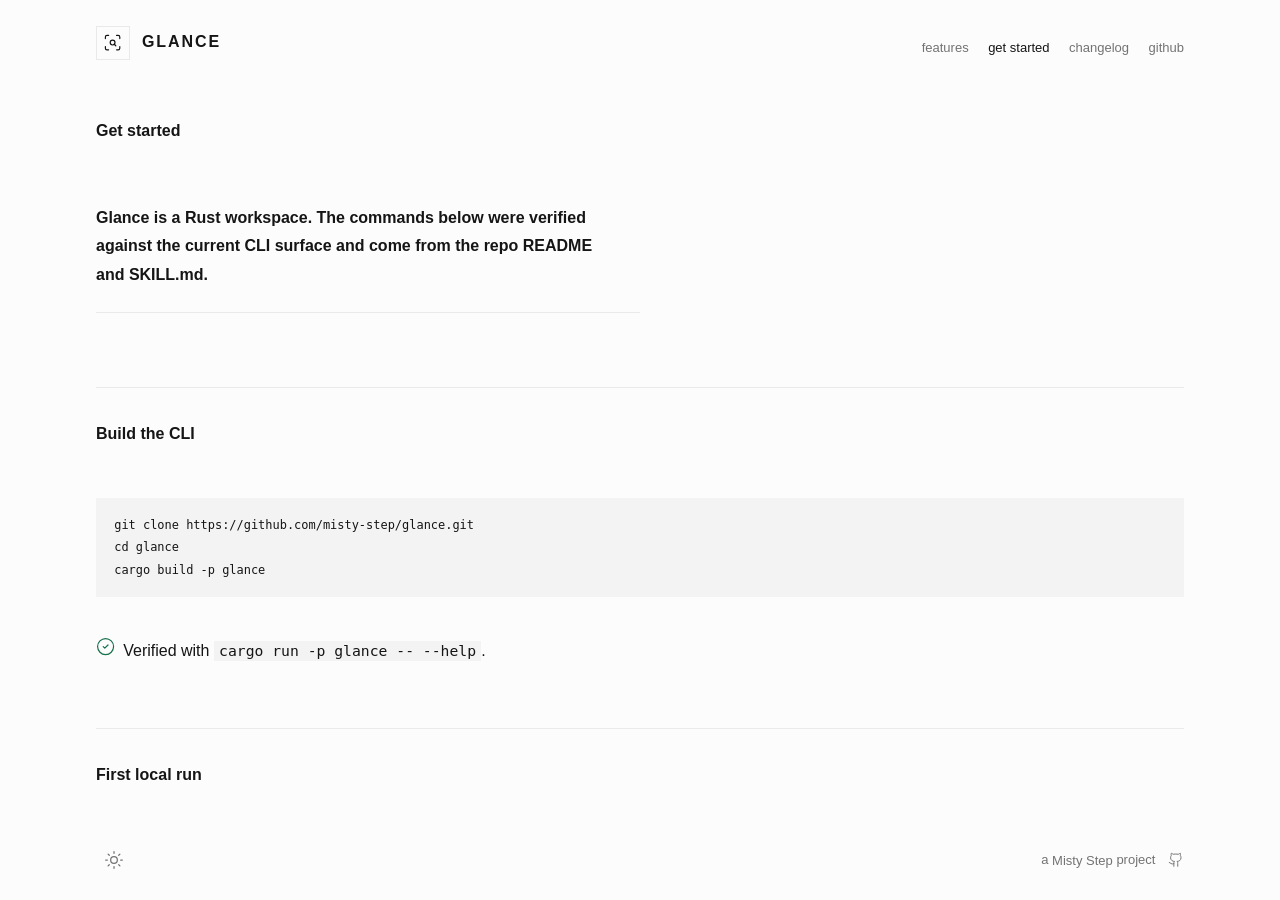
<file: site/get-started.html>
<!doctype html>
<html lang="en" data-ae-theme="moss">
  <head>
    <meta charset="utf-8" />
    <meta name="viewport" content="width=device-width, initial-scale=1" />
    <title>Get started with Glance</title>
    <meta
      name="description"
      content="Verified local commands for building and running the Glance CLI."
    />
    <script>
      try {
        var m = localStorage.getItem('ae-mode');
        if (m === 'dark' || m === 'light') {
          document.documentElement.classList.add(m);
          document.documentElement.style.colorScheme = m;
        }
      } catch (e) {}
    </script>
    <link rel="icon" href="data:," />
    <link rel="stylesheet" href="aesthetic.css" />
    <link rel="stylesheet" href="marketing.css" />
  </head>
  <body>
    <svg aria-hidden="true" width="0" height="0" style="position: absolute">
      <symbol id="i-scan-search" viewBox="0 0 24 24">
        <path d="M3 7V5a2 2 0 0 1 2-2h2" />
        <path d="M17 3h2a2 2 0 0 1 2 2v2" />
        <path d="M21 17v2a2 2 0 0 1-2 2h-2" />
        <path d="M7 21H5a2 2 0 0 1-2-2v-2" />
        <circle cx="12" cy="12" r="3" />
        <path d="m16 16-1.9-1.9" />
      </symbol>
      <symbol id="i-sun" viewBox="0 0 24 24">
        <circle cx="12" cy="12" r="4" />
        <path d="M12 2v2" />
        <path d="M12 20v2" />
        <path d="m4.93 4.93 1.41 1.41" />
        <path d="m17.66 17.66 1.41 1.41" />
        <path d="M2 12h2" />
        <path d="M20 12h2" />
        <path d="m6.34 17.66-1.41 1.41" />
        <path d="m19.07 4.93-1.41 1.41" />
      </symbol>
      <symbol id="i-moon" viewBox="0 0 24 24">
        <path d="M12 3a6 6 0 0 0 9 9 9 9 0 1 1-9-9Z" />
      </symbol>
      <symbol id="i-circle-check" viewBox="0 0 24 24">
        <circle cx="12" cy="12" r="10" />
        <path d="m9 12 2 2 4-4" />
      </symbol>
      <symbol id="i-github" viewBox="0 0 24 24">
        <path
          d="M15 22v-4a4.8 4.8 0 0 0-1-3.5c3 0 6-2 6-5.5.08-1.25-.27-2.48-1-3.5.28-1.15.28-2.35 0-3.5 0 0-1 0-3 1.5-2.64-.5-5.36-.5-8 0C6 2 5 2 5 2c-.3 1.15-.3 2.35 0 3.5A5.4 5.4 0 0 0 4 9c0 3.5 3 5.5 6 5.5-.39.49-.68 1.05-.85 1.65-.17.6-.22 1.23-.15 1.85v4"
        />
        <path d="M9 18c-4.51 2-5-2-7-2" />
      </symbol>
    </svg>

    <div class="ae-screen ae-wide">
      <header class="ae-bar msk-bar">
        <a class="ae-logo" href="./" aria-label="Glance home">
          <span class="ae-app-mark" aria-hidden="true">
            <svg class="ae-icon" data-lucide="scan-search">
              <use href="#i-scan-search" />
            </svg>
          </span>
          <span class="ae-name">Glance</span>
        </a>
        <nav class="ae-chrome msk-nav" aria-label="Site">
          <a href="features.html">features</a>
          <a href="get-started.html" aria-current="page">get started</a>
          <a href="changelog.html">changelog</a>
          <a href="https://github.com/misty-step/glance">github</a>
        </nav>
      </header>

      <main class="ae-stage ae-stage-scroll" id="content">
        <article class="ae-doc msk-page" aria-labelledby="start-title">
          <h1 id="start-title">Get started</h1>
          <p class="ae-lede">
            Glance is a Rust workspace. The commands below were verified
            against the current CLI surface and come from the repo README and
            SKILL.md.
          </p>

          <section class="msk-section" aria-labelledby="build-title">
            <h2 id="build-title">Build the CLI</h2>
            <pre><code>git clone https://github.com/misty-step/glance.git
cd glance
cargo build -p glance</code></pre>
            <p class="ae-status">
              <svg class="ae-icon ae-ok" data-lucide="circle-check">
                <use href="#i-circle-check" />
              </svg>
              <span class="ae-status-label"
                >Verified with <code>cargo run -p glance -- --help</code>.</span
              >
            </p>
          </section>

          <section class="msk-section" aria-labelledby="first-run-title">
            <h2 id="first-run-title">First local run</h2>
            <pre><code>cargo run -p glance -- plan --root /path/to/source --changed src/lib.rs
cargo run -p glance -- run --config glance.toml
cargo run -p glance -- check --source-root /path/to/source --source-sha &lt;sha&gt; site/index.html
cargo run -p glance -- serve-local --site-root site --port 4173</code></pre>
            <p>
              The tracked default config uses the deterministic mock provider
              so local gates and smoke runs do not depend on live secrets. Real
              provider mode is opt-in and uses environment credentials.
            </p>
          </section>

          <section class="msk-section" aria-labelledby="publish-title">
            <h2 id="publish-title">Publish deliberately</h2>
            <pre><code>cargo run -p glance -- publish \
  --site-dir site \
  --source-owner misty-step \
  --source-name demo \
  --source-sha &lt;sha&gt; \
  --mode branch \
  --branch glance/source-pr-12 \
  --source-pr-title "Source PR title"</code></pre>
            <p>
              The SKILL.md contract defaults to branch mode unless the operator
              explicitly authorizes direct master publishing.
            </p>
          </section>

          <section class="msk-section" aria-labelledby="more-title">
            <h2 id="more-title">Reference surfaces</h2>
            <p>
              Read the
              <a href="https://github.com/misty-step/glance/tree/main/docs"
                >docs/ directory</a
              >
              for producer and image details, and
              <a href="https://github.com/misty-step/glance/blob/main/SKILL.md"
                >SKILL.md</a
              >
              for the MCP and operator workflow contract.
            </p>
          </section>
        </article>
      </main>

      <footer class="ae-bar msk-footer">
        <button class="ae-mode" aria-label="toggle color mode">
          <svg class="ae-icon ae-sun"><use href="#i-sun" /></svg>
          <svg class="ae-icon ae-moon"><use href="#i-moon" /></svg>
        </button>
        <span class="msk-footer-right ae-chrome">
          <span>a <a href="https://mistystep.io">Misty Step</a> project</span>
          <a
            class="msk-github"
            href="https://github.com/misty-step/glance"
            aria-label="Glance on GitHub"
          >
            <svg class="ae-icon" aria-hidden="true"><use href="#i-github" /></svg>
          </a>
        </span>
      </footer>
    </div>

    <script src="mode.js"></script>
    <script src="theme.js"></script>
  </body>
</html>
</file>
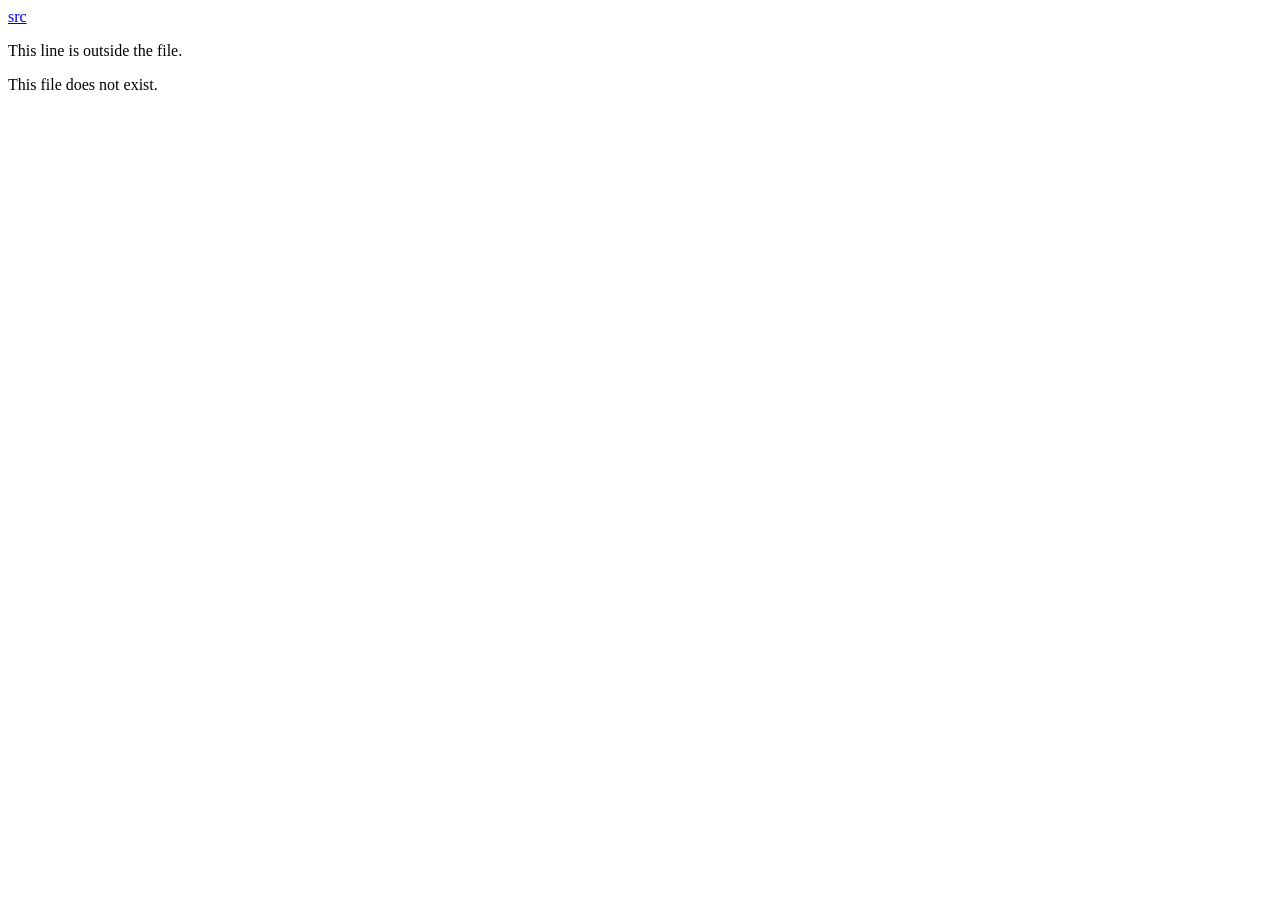
<file: crates/glance-check/tests/fixtures/generated/broken.html>
<!doctype html>
<html lang="en" data-source-sha="fixture">
<body class="glance-page" data-glance-directory=".">
  <nav class="glance-nav">
    <a href="src/index.html">src</a>
  </nav>
  <p data-glance-cite="src/lib.rs:99">This line is outside the file.</p>
  <p data-glance-cite="missing.rs:1">This file does not exist.</p>
</body>
</html>
</file>
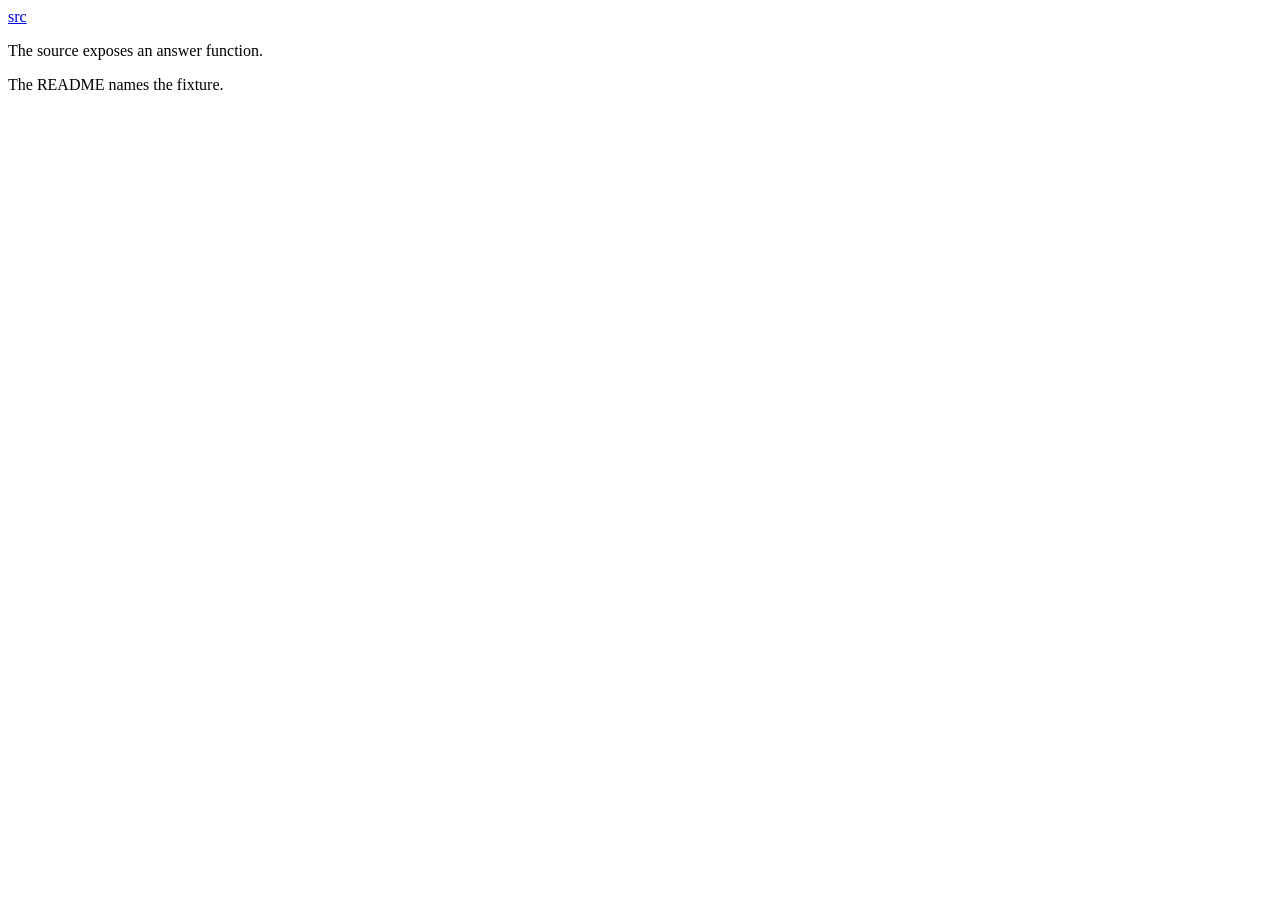
<file: crates/glance-check/tests/fixtures/generated/good.html>
<!doctype html>
<html lang="en" data-source-sha="fixture">
<body class="glance-page" data-glance-directory=".">
  <nav class="glance-nav">
    <a href="src/index.html">src</a>
  </nav>
  <p data-glance-cite="src/lib.rs:1-3">The source exposes an answer function.</p>
  <p data-glance-cite="README.md:1">The README names the fixture.</p>
</body>
</html>
</file>
<file: site/aesthetic.css>
/* ═══════════════════════════════════════════════════════════════════
   aesthetic v0.25.0
   The Misty Step design system. https://github.com/misty-step/aesthetic

   The law:
   · One size. Exactly one font size on every surface; the headline is
     heavier and blacker, never larger.
   · Three inks by three weights (400 / 550 / 800): nine registers.
   · The accent is yours. Define your scheme and use it with judgment;
     identity comes from ink, hairlines, type, and motion — never from
     a color-counting rule. Color earns its place; it is not ambient.
   · Status rides the glyph: danger, success, and warning color the
     Lucide icon, never the sentence, never a filled pill.
   · Every view fits the viewport. 100dvh screens, no page scrolling;
     when content exceeds one screen, a quiet nav swaps views.
   · Motion is feedback, never decoration: small, brief, eased, and
     gone when the user prefers reduced motion. State resolutions are
     gentler (--ae-gentle) and resolve once — success persists, it is
     never rewound. Nothing changes size while it animates.
   · Buttons are not links: contained ink shapes. Links navigate,
     buttons act.
   · Light and dark, defaulting to the system, with a user toggle.

   Steering: every token is a CSS custom property; downstream projects
   pin a named theme or steer the scheme — --ae-accent /
   --ae-accent-dark, and the status triplet when their domain needs
   different hues. Everything else is the shared identity.
   ═══════════════════════════════════════════════════════════════════ */

/* ── tokens ───────────────────────────────────────────────────────── */

:root {
  --ae-surface: #fcfcfc;
  --ae-wash: #f3f3f3;
  --ae-ink: #151515;
  --ae-ink-muted: #737373;
  --ae-ink-faint: #a3a3a3;
  --ae-line: #e9e9e9;
  --ae-accent: #2643d0;

  /* status inks: hue rides the glyph, words stay ink */
  --ae-ok: #15714b;
  --ae-warn: #8a5f32;
  --ae-err: #a84138;

  /* categorical inks: identity, not judgment — N agents, N series, N
     actors need N distinguishable hues with no severity meaning. Ride
     the word on .ae-chip (see below); this is the one place a hue is
     allowed to color text, because there is no glyph to carry it and
     nothing is being judged. */
  --ae-cat-0: #8c2f1f;
  --ae-cat-1: #2c6e62;
  --ae-cat-2: #a67c1e;
  --ae-cat-3: #6b4c86;
  --ae-cat-4: #46586b;
  --ae-cat-5: #5b7444;
  --ae-cat-6: #3d5a80;
  --ae-cat-7: #a1452e;

  /* dark counterparts, resolved by the mode blocks below */
  --ae-surface-dark: #121212;
  --ae-wash-dark: #1b1b1b;
  --ae-ink-dark: #ededed;
  --ae-ink-muted-dark: #8f8f8f;
  --ae-ink-faint-dark: #5c5c5c;
  --ae-line-dark: #262626;
  --ae-accent-dark: #8c9eff;
  --ae-ok-dark: #6fd2a8;
  --ae-warn-dark: #c49d72;
  --ae-err-dark: #e58379;
  --ae-cat-0-dark: #d06a4f;
  --ae-cat-1-dark: #54bba4;
  --ae-cat-2-dark: #d8b25a;
  --ae-cat-3-dark: #b98fe0;
  --ae-cat-4-dark: #93a8c2;
  --ae-cat-5-dark: #9bc47a;
  --ae-cat-6-dark: #7ea1d1;
  --ae-cat-7-dark: #e08a6a;

  --ae-font: 'Geist', 'Helvetica Neue', Helvetica, Arial, sans-serif;
  --ae-font-mono: 'Geist Mono', ui-monospace, SFMono-Regular, Menlo, monospace;

  --ae-w-regular: 400;
  --ae-w-medium: 550;
  --ae-w-black: 800;

  --ae-measure: 38rem; /* rem: bars in the 13px chrome register must not shrink the measure */
  --ae-measure-wide: 68rem;
  --ae-radius: 0;
  --ae-breakpoint-sm: 40rem; /* phones and narrow split-view: one-column data */
  --ae-breakpoint-md: 48rem; /* tablet portrait: shell chrome leaves the side */
  --ae-breakpoint-lg: 64rem; /* small laptop: boards can hold columns */

  /* the spacing scale: consumers use these instead of ad-hoc em values.
     The token-guard (015) will enforce them. Off-scale internal values
     are left as literals — the scale is the vocabulary going forward. */
  --ae-space-0: 0.1em; /* micro — tag padding, chrome adjustments */
  --ae-space-1: 0.25em; /* tight — icon gaps, control insets */
  --ae-space-2: 0.5em; /* small — button padding, small gaps */
  --ae-space-3: 0.75em; /* medium — control padding, row gaps */
  --ae-space-4: 1em; /* base — group padding, standard gap */
  --ae-space-5: 1.5em; /* comfortable — section internals */
  --ae-space-6: 2em; /* spacious — section gaps, stage padding */
  --ae-space-7: 2.5em; /* large — document section spacing */
  --ae-space-8: 3em; /* section — top-level margins */

  /* z-index scale: named layers so consumers don't guess at magic numbers */
  --ae-z-backdrop: 40; /* modal backdrop below its decision panel */
  --ae-z-dialog: 41; /* modal decision panel */
  --ae-z-pop: 50; /* portaled menus and popovers above modal decisions */
  --ae-z-tip: 60; /* portaled tooltips above popovers and dialogs */
  --ae-z-toast: 100; /* toasts, persistent notifications */

  /* motion: feedback, never decoration */
  --ae-ease: cubic-bezier(0.23, 1, 0.32, 1);
  --ae-quick: 160ms;
  --ae-soft: 240ms;
  --ae-gentle: 480ms; /* state resolutions: slower than feedback, never abrupt */

  color-scheme: light dark;
}

/* named themes: opt-in flavor presets over the same token contract.
   Projects pin one on <html data-ae-theme="moss">, or include
   recipes/theme.js to let users switch. Theme presets steer accent and
   categorical inks; status semantics stay the house triplet unless a
   project deliberately overrides them. */
:root[data-ae-theme='ultramarine'] {
  --ae-accent: #2643d0;
  --ae-accent-dark: #8c9eff;
  --ae-cat-0: #8c2f1f;
  --ae-cat-1: #2c6e62;
  --ae-cat-2: #a67c1e;
  --ae-cat-3: #6b4c86;
  --ae-cat-4: #46586b;
  --ae-cat-5: #5b7444;
  --ae-cat-6: #3d5a80;
  --ae-cat-7: #a1452e;
  --ae-cat-0-dark: #d06a4f;
  --ae-cat-1-dark: #54bba4;
  --ae-cat-2-dark: #d8b25a;
  --ae-cat-3-dark: #b98fe0;
  --ae-cat-4-dark: #93a8c2;
  --ae-cat-5-dark: #9bc47a;
  --ae-cat-6-dark: #7ea1d1;
  --ae-cat-7-dark: #e08a6a;
}

:root[data-ae-theme='moss'] {
  --ae-accent: #2f6b3f;
  --ae-accent-dark: #80d98e;
  --ae-cat-0: #6f3f1f;
  --ae-cat-1: #2f6b3f;
  --ae-cat-2: #8a6a1f;
  --ae-cat-3: #5d5686;
  --ae-cat-4: #4b6470;
  --ae-cat-5: #55743d;
  --ae-cat-6: #3d6472;
  --ae-cat-7: #934b2f;
  --ae-cat-0-dark: #d28a5f;
  --ae-cat-1-dark: #80d98e;
  --ae-cat-2-dark: #d6b65c;
  --ae-cat-3-dark: #b8a8e8;
  --ae-cat-4-dark: #9ab8c4;
  --ae-cat-5-dark: #a8d68a;
  --ae-cat-6-dark: #88c4d2;
  --ae-cat-7-dark: #df8a62;
}

:root[data-ae-theme='ember'] {
  --ae-accent: #c2410c;
  --ae-accent-dark: #ff8a5c;
  --ae-cat-0: #9b2f1f;
  --ae-cat-1: #6b5a2f;
  --ae-cat-2: #8a5f32;
  --ae-cat-3: #6d4c86;
  --ae-cat-4: #5a6172;
  --ae-cat-5: #5b7444;
  --ae-cat-6: #3d5a80;
  --ae-cat-7: #a1452e;
  --ae-cat-0-dark: #f08a70;
  --ae-cat-1-dark: #c49d72;
  --ae-cat-2-dark: #ffb45c;
  --ae-cat-3-dark: #b98fe0;
  --ae-cat-4-dark: #93a8c2;
  --ae-cat-5-dark: #9bc47a;
  --ae-cat-6-dark: #7ea1d1;
  --ae-cat-7-dark: #ff8a5c;
}

:root[data-ae-theme='violet'] {
  --ae-accent: #6d28d9;
  --ae-accent-dark: #c4a3ff;
  --ae-cat-0: #8c2f5a;
  --ae-cat-1: #2c6e62;
  --ae-cat-2: #8a721e;
  --ae-cat-3: #6d28d9;
  --ae-cat-4: #46586b;
  --ae-cat-5: #5b7444;
  --ae-cat-6: #3d5a80;
  --ae-cat-7: #9945a1;
  --ae-cat-0-dark: #e08ab8;
  --ae-cat-1-dark: #54bba4;
  --ae-cat-2-dark: #d8b25a;
  --ae-cat-3-dark: #c4a3ff;
  --ae-cat-4-dark: #93a8c2;
  --ae-cat-5-dark: #9bc47a;
  --ae-cat-6-dark: #7ea1d1;
  --ae-cat-7-dark: #df8ae8;
}

/* auto dark: follows the OS unless the page pins a mode */
@media (prefers-color-scheme: dark) {
  :root:not(.light):not([data-ae-mode='light']) {
    --ae-surface: var(--ae-surface-dark);
    --ae-wash: var(--ae-wash-dark);
    --ae-ink: var(--ae-ink-dark);
    --ae-ink-muted: var(--ae-ink-muted-dark);
    --ae-ink-faint: var(--ae-ink-faint-dark);
    --ae-line: var(--ae-line-dark);
    --ae-accent: var(--ae-accent-dark);
    --ae-ok: var(--ae-ok-dark);
    --ae-warn: var(--ae-warn-dark);
    --ae-err: var(--ae-err-dark);
    --ae-cat-0: var(--ae-cat-0-dark);
    --ae-cat-1: var(--ae-cat-1-dark);
    --ae-cat-2: var(--ae-cat-2-dark);
    --ae-cat-3: var(--ae-cat-3-dark);
    --ae-cat-4: var(--ae-cat-4-dark);
    --ae-cat-5: var(--ae-cat-5-dark);
    --ae-cat-6: var(--ae-cat-6-dark);
    --ae-cat-7: var(--ae-cat-7-dark);
  }
}

/* pinned modes narrow color-scheme so UA widgets (scrollbars, form
   controls) match the pinned mode instead of following the OS */
.light,
[data-ae-mode='light'] {
  color-scheme: light;
}

/* pinned dark: class or attribute set by the site's mode toggle */
:root.dark,
:root[data-ae-mode='dark'] {
  color-scheme: dark;
  --ae-surface: var(--ae-surface-dark);
  --ae-wash: var(--ae-wash-dark);
  --ae-ink: var(--ae-ink-dark);
  --ae-ink-muted: var(--ae-ink-muted-dark);
  --ae-ink-faint: var(--ae-ink-faint-dark);
  --ae-line: var(--ae-line-dark);
  --ae-accent: var(--ae-accent-dark);
  --ae-ok: var(--ae-ok-dark);
  --ae-warn: var(--ae-warn-dark);
  --ae-err: var(--ae-err-dark);
  --ae-cat-0: var(--ae-cat-0-dark);
  --ae-cat-1: var(--ae-cat-1-dark);
  --ae-cat-2: var(--ae-cat-2-dark);
  --ae-cat-3: var(--ae-cat-3-dark);
  --ae-cat-4: var(--ae-cat-4-dark);
  --ae-cat-5: var(--ae-cat-5-dark);
  --ae-cat-6: var(--ae-cat-6-dark);
  --ae-cat-7: var(--ae-cat-7-dark);
}

/* ── base ─────────────────────────────────────────────────────────── */

html {
  scroll-behavior: auto;
}

body {
  margin: 0;
  background: var(--ae-surface);
  color: var(--ae-ink);
  font-family: var(--ae-font);
  font-size: 16px;
  font-weight: var(--ae-w-regular);
  line-height: 1.8;
  cursor: default; /* no I-beam on static text; pointer/text are earned */
  -webkit-font-smoothing: antialiased;
  text-rendering: optimizeLegibility;
}

/* one size: nothing earns scale, only ink and weight */
h1,
h2,
h3,
h4,
h5,
h6,
p,
li,
dt,
dd,
blockquote,
figcaption,
label,
input,
textarea,
button,
table {
  font-size: 1em;
  font-family: inherit;
  line-height: inherit;
  margin: 0;
}

code,
kbd,
pre,
samp {
  font-family: var(--ae-font-mono);
  font-size: 0.92em;
}

::selection {
  background: var(--ae-wash);
  color: var(--ae-ink);
}

:focus-visible {
  outline: 2px solid var(--ae-ink);
  outline-offset: 3px;
}

/* links: ink at rest, warm to accent on hover (the locked treatment).
   Approved alternates, documented for easy change, live in the README:
   marker sweep and draw-on-hover. */
a {
  color: inherit;
  cursor: pointer;
  text-decoration: underline;
  text-underline-offset: 0.2em;
  text-decoration-color: var(--ae-ink-faint);
  padding-block: 0.35em;
  margin-block: -0.35em;
  transition:
    color var(--ae-quick) var(--ae-ease),
    text-decoration-color var(--ae-quick) var(--ae-ease);
}

a:hover {
  color: var(--ae-accent);
  text-decoration-color: currentColor;
}

/* list rows: the whole row is the link, so the cursor never crosses a
   dead band between rows */
.ae-row-link {
  display: block;
  text-decoration: none;
  padding: 0.42em 0;
  margin-block: 0;
  color: inherit;
}

.ae-row-link:hover {
  color: inherit;
}

.ae-row-link .ae-item {
  transition: color var(--ae-quick) var(--ae-ease);
}

.ae-row-link:hover .ae-item {
  color: var(--ae-accent);
}

/* ── screens: every view fits the viewport ────────────────────────── */

/* the screen: one viewport, no page scroll */
.ae-screen {
  height: 100dvh;
  display: flex;
  flex-direction: column;
  overflow: hidden;
}

/* a bar: quiet chrome at the top or bottom of a screen */
.ae-bar {
  flex: none;
  width: min(var(--ae-measure), 100% - 5rem);
  margin-inline: auto;
  padding: 1.4em 0;
  display: flex;
  flex-wrap: wrap;
  align-items: baseline;
  justify-content: space-between;
  gap: 0.4em 1.5em;
}

/* the stage: the screen's content, vertically centered; a view that
   cannot fit scrolls inside the stage, never the page */
.ae-stage {
  flex: 1;
  min-height: 0;
  width: min(var(--ae-measure), 100% - 5rem);
  margin-inline: auto;
  display: flex;
  flex-direction: column;
  overflow-y: auto;
}

.ae-stage > * {
  margin-block: auto;
  padding-block: var(--ae-space-5);
}

/* long documents: top-aligned instead of centered */
.ae-stage-scroll > * {
  margin-block: 0;
  padding-block: var(--ae-space-6);
}

/* a wide screen: catalog, specimen, and dashboard shapes that cannot
   live in 38rem. One decision per screen — set it on .ae-screen. */
.ae-wide .ae-bar,
.ae-wide .ae-stage {
  width: min(var(--ae-measure-wide), 100% - 5rem);
}

/* a view: one screenful of content; remount to replay the entrance */
.ae-view {
  animation: ae-enter var(--ae-soft) var(--ae-ease) both;
}

/* hash-routed views: one mounts at a time; the display toggle remounts
   the view and replays its entrance (behavior: recipes/views.js) */
[data-route] {
  display: none;
}

[data-route].is-on {
  display: block;
}

@keyframes ae-enter {
  from {
    opacity: 0;
    transform: translateY(6px);
  }
}

/* the nav: quiet words with a sliding ink underline. The site positions
   .ae-nav-ind under the active item (left/width) on view change.
   .ae-tabs is the same instrument pointed at panels instead of views:
   role="tablist" buttons, aria-selected marks the open one. */
.ae-nav,
.ae-tabs {
  position: relative;
  display: flex;
  gap: var(--ae-space-6);
}

.ae-nav a,
.ae-nav button,
.ae-tabs a,
.ae-tabs button {
  background: transparent;
  border: 0;
  padding: 0 0 0.6em;
  margin-block: 0;
  cursor: pointer;
  color: var(--ae-ink-muted);
  font-weight: var(--ae-w-medium);
  text-decoration: none;
  transition: color var(--ae-quick) var(--ae-ease);
}

.ae-nav a:hover,
.ae-nav button:hover,
.ae-tabs a:hover,
.ae-tabs button:hover {
  color: var(--ae-ink);
}

.ae-nav [aria-current],
.ae-nav .is-active,
.ae-tabs [aria-current],
.ae-tabs [aria-selected='true'],
.ae-tabs .is-active {
  color: var(--ae-ink);
}

.ae-nav-ind {
  position: absolute;
  bottom: 0;
  height: 2px;
  background: var(--ae-ink);
  transition:
    left var(--ae-soft) var(--ae-ease),
    width var(--ae-soft) var(--ae-ease);
}

/* chrome: the one sanctioned second size. Content gets 16px; chrome
   (footers, utility links, metadata) gets 13px and muted ink. */
.ae-chrome {
  font-size: 13px;
  color: var(--ae-ink-muted);
}

.ae-chrome a {
  color: var(--ae-ink-muted);
  text-decoration: none;
}

.ae-chrome a:hover {
  color: var(--ae-ink);
}

/* the footer: hairline-topped, two ends, chrome register */
.ae-foot {
  font-size: 13px;
  color: var(--ae-ink-muted);
  border-top: 1px solid var(--ae-line);
  padding-top: var(--ae-space-4);
  display: flex;
  justify-content: space-between;
  align-items: center;
  gap: var(--ae-space-4) var(--ae-space-6);
  flex-wrap: wrap;
}

.ae-foot a {
  color: var(--ae-ink-muted);
  text-decoration: none;
}

.ae-foot a:hover {
  color: var(--ae-ink);
}

.ae-foot-links {
  display: inline-flex;
  gap: var(--ae-space-5);
  align-items: center;
}

/* icons: Lucide (ISC), inlined as SVG symbols. 1.5px stroke, round
   caps, sized to ride alongside text. */
.ae-icon {
  width: 1.2em;
  height: 1.2em;
  stroke: currentColor;
  stroke-width: 1.5;
  stroke-linecap: round;
  stroke-linejoin: round;
  fill: none;
  vertical-align: -0.2em;
}

/* icon-forward rows: Lucide gives the eye a scan target, but the law
   stays unchanged — status hue rides the SVG, words stay ink. */
.ae-status {
  display: inline-flex;
  align-items: baseline;
  gap: var(--ae-space-2);
  color: var(--ae-ink);
}

.ae-status .ae-icon {
  flex: none;
}

.ae-status-label {
  color: var(--ae-ink);
}

/* Headless triggers render real buttons; remove UA chrome when a status
   mark is used as the trigger without turning its words into a button. */
button.ae-status {
  background: none;
  border: 0;
  padding: 0;
  margin: 0;
  font: inherit;
  color: inherit;
  text-align: left;
}
.ae-icon-row {
  display: grid;
  grid-template-columns: auto minmax(0, 1fr);
  align-items: baseline;
  gap: var(--ae-space-3);
  color: inherit;
  text-decoration: none;
}

.ae-list-icon {
  flex: none;
  color: var(--ae-ink-muted);
}

.ae-icon-row:hover .ae-list-icon {
  color: var(--ae-ink);
}

.ae-icon-row-main {
  min-width: 0;
  display: flex;
  flex-direction: column;
}

.ae-icon-row-meta {
  font-size: 13px;
  color: var(--ae-ink-muted);
}

/* decomposed list rows: incident feeds and dense activity lists should not
   collapse into "time · app · type · status" prose. Each field gets a
   label, a value, and an optional Lucide/app mark; status hue still rides
   only the glyph. Compose .ae-row-link when the whole row navigates. */
.ae-list-rows {
  display: grid;
  border-block: 1px solid var(--ae-line);
}

.ae-list-row {
  display: grid;
  grid-template-columns:
    minmax(5.5em, 0.8fr) minmax(9em, 1.25fr) minmax(9em, 1fr)
    minmax(7em, 0.9fr);
  align-items: center;
  gap: var(--ae-space-4);
  padding: 0.68em 0;
  border-bottom: 1px solid var(--ae-line);
  color: inherit;
  text-decoration: none;
}

.ae-list-row:last-child {
  border-bottom: 0;
}

.ae-list-row:hover {
  color: inherit;
}

.ae-list-cell {
  min-width: 0;
  display: grid;
  grid-template-columns: minmax(0, 1fr);
  column-gap: var(--ae-space-2);
  align-items: center;
}

.ae-list-cell:has(> .ae-icon),
.ae-list-cell:has(> .ae-app-mark) {
  grid-template-columns: auto minmax(0, 1fr);
}

.ae-list-cell > .ae-icon,
.ae-list-cell > .ae-app-mark {
  grid-column: 1;
  grid-row: 1 / span 2;
  align-self: center;
}

.ae-list-cell > .ae-icon:not(.ae-ok):not(.ae-warn):not(.ae-err) {
  flex: none;
  color: var(--ae-ink-muted);
}

.ae-list-label {
  grid-column: 1;
  font-family: var(--ae-font-mono);
  font-size: 11px;
  line-height: 1.2;
  letter-spacing: 0.12em;
  color: var(--ae-ink-faint);
  text-transform: uppercase;
  white-space: nowrap;
}

.ae-list-value {
  grid-column: 1;
  min-width: 0;
  color: var(--ae-ink);
  overflow: hidden;
  text-overflow: ellipsis;
  white-space: nowrap;
}

.ae-list-cell:has(> .ae-icon) > .ae-list-label,
.ae-list-cell:has(> .ae-icon) > .ae-list-value,
.ae-list-cell:has(> .ae-app-mark) > .ae-list-label,
.ae-list-cell:has(> .ae-app-mark) > .ae-list-value {
  grid-column: 2;
}

.ae-list-time .ae-list-value {
  font-family: var(--ae-font-mono);
  font-size: 13px;
  font-variant-numeric: tabular-nums;
  color: var(--ae-ink-muted);
}

.ae-list-status {
  justify-self: end;
}

.ae-list-status .ae-list-value {
  font-weight: var(--ae-w-medium);
}

/* app identity: a Lucide project mark sized by the register it lives
   in. The same mark works in a 13px rail and a 16px header. */
.ae-logo {
  display: inline-flex;
  align-items: center;
  gap: var(--ae-space-3);
  color: inherit;
  text-decoration: none;
  padding-block: 0.2em;
  margin-block: 0;
}

.ae-logo:hover {
  color: inherit;
}

.ae-logo .ae-name {
  transition: color var(--ae-quick) var(--ae-ease);
}

.ae-logo:hover .ae-name {
  color: var(--ae-accent);
}

.ae-logo-compact {
  gap: var(--ae-space-2);
  font-size: 13px;
}

.ae-app-mark {
  width: 2em;
  height: 2em;
  border: 1px solid var(--ae-line);
  color: var(--ae-ink);
  display: inline-flex;
  align-items: center;
  justify-content: center;
  flex: none;
}

.ae-app-mark .ae-icon {
  width: 1.2em;
  height: 1.2em;
  vertical-align: 0;
}

.ae-logo-compact .ae-app-mark {
  width: 1.8em;
  height: 1.8em;
}

/* the mode toggle: an icon button; sun and moon rotate-crossfade.
   Markup: button.ae-mode > svg.ae-icon.ae-sun + svg.ae-icon.ae-moon */
.ae-mode {
  position: relative;
  display: inline-flex;
  align-items: center;
  justify-content: center;
  width: 2.2em;
  height: 2.2em;
  background: transparent;
  border: 0;
  padding: 0;
  cursor: pointer;
  color: var(--ae-ink-muted);
  transition: color var(--ae-quick) var(--ae-ease);
}

/* the icons are absolutely stacked, so the button has no in-flow text;
   this zero-width space gives it a real baseline so bars can
   baseline-align it with neighboring links */
.ae-mode::before {
  content: '\200b';
}

.ae-mode:hover {
  color: var(--ae-ink);
}

.ae-mode .ae-icon {
  position: absolute;
  inset: 0;
  margin: auto;
  width: 1.25em;
  height: 1.25em;
  transition:
    opacity var(--ae-quick) var(--ae-ease),
    transform var(--ae-quick) var(--ae-ease);
}

.ae-mode .ae-sun {
  opacity: 1;
  transform: rotate(0) scale(1);
}

.ae-mode .ae-moon {
  opacity: 0;
  transform: rotate(-90deg) scale(0.6);
}

.dark .ae-mode .ae-sun,
[data-ae-mode='dark'] .ae-mode .ae-sun {
  opacity: 0;
  transform: rotate(90deg) scale(0.6);
}

.dark .ae-mode .ae-moon,
[data-ae-mode='dark'] .ae-mode .ae-moon {
  opacity: 1;
  transform: rotate(0) scale(1);
}

/* a panel: soft depth for dense content (forms). Radius stays 0. */
.ae-panel {
  background: var(--ae-surface);
  padding: var(--ae-space-6);
  box-shadow:
    0 1px 2px rgba(0, 0, 0, 0.04),
    0 8px 28px rgba(0, 0, 0, 0.06);
}

.dark .ae-panel,
[data-ae-mode='dark'] .ae-panel {
  background: var(--ae-wash);
  box-shadow: none;
}

/* auto dark (no pinned mode): panel and mode icon follow the OS */
@media (prefers-color-scheme: dark) {
  :root:not(.light):not([data-ae-mode='light']) .ae-panel {
    background: var(--ae-wash);
    box-shadow: none;
  }

  :root:not(.light):not([data-ae-mode='light']) .ae-mode .ae-sun {
    opacity: 0;
    transform: rotate(90deg) scale(0.6);
  }

  :root:not(.light):not([data-ae-mode='light']) .ae-mode .ae-moon {
    opacity: 1;
    transform: rotate(0) scale(1);
  }

  :root:not(.light):not([data-ae-mode='light']) dialog.ae-dialog,
  :root:not(.light):not([data-ae-mode='light']) .ae-dialog-panel {
    background: var(--ae-wash);
    box-shadow: none;
  }

  :root:not(.light):not([data-ae-mode='light']) dialog.ae-dialog::backdrop,
  :root:not(.light):not([data-ae-mode='light']) .ae-dialog-backdrop {
    background: rgba(18, 18, 18, 0.4);
  }

  :root:not(.light):not([data-ae-mode='light']) .ae-pop,
  :root:not(.light):not([data-ae-mode='light']) .ae-pop-surface,
  :root:not(.light):not([data-ae-mode='light']) .ae-toast {
    background: var(--ae-wash);
    box-shadow: none;
  }

  :root:not(.light):not([data-ae-mode='light']) [data-ae-tip]::after,
  :root:not(.light):not([data-ae-mode='light']) .ae-tip-surface {
    background: var(--ae-wash);
  }
}

/* the dialog: the panel costume in the top layer. A decision is asked
   in a soft-depth panel over a whisper of paper dim; Escape and the
   quiet button decline it. Pair with <dialog> + showModal(). */
dialog.ae-dialog {
  border: 0;
  border-radius: var(--ae-radius);
  background: var(--ae-surface);
  color: var(--ae-ink);
  width: min(26em, calc(100vw - 3em));
  box-sizing: border-box;
  padding: var(--ae-space-6);
  box-shadow:
    0 1px 2px rgba(0, 0, 0, 0.05),
    0 12px 36px rgba(0, 0, 0, 0.09);
}

dialog.ae-dialog[open] {
  animation: ae-enter var(--ae-soft) var(--ae-ease) both;
}

dialog.ae-dialog::backdrop {
  background: rgba(252, 252, 252, 0.4);
}

.dark dialog.ae-dialog,
[data-ae-mode='dark'] dialog.ae-dialog {
  background: var(--ae-wash);
  box-shadow: none;
}

.dark dialog.ae-dialog::backdrop,
[data-ae-mode='dark'] dialog.ae-dialog::backdrop {
  background: rgba(18, 18, 18, 0.4);
}

/* Headless dialog anatomy: Base UI renders separate popup and backdrop
   elements rather than a native <dialog>. Behavior stays with Base UI;
   these classes carry the same Aesthetic costume. */
.ae-dialog-panel {
  position: fixed;
  top: 50%;
  left: 50%;
  translate: -50% -50%;
  z-index: var(--ae-z-dialog);
  border: 0;
  border-radius: var(--ae-radius);
  background: var(--ae-surface);
  color: var(--ae-ink);
  width: min(26em, calc(100vw - 3em));
  box-sizing: border-box;
  padding: var(--ae-space-6);
  box-shadow:
    0 1px 2px rgba(0, 0, 0, 0.05),
    0 12px 36px rgba(0, 0, 0, 0.09);
  outline: none;
}

.ae-dialog-panel[data-open] {
  animation: ae-enter var(--ae-soft) var(--ae-ease) both;
}

.ae-dialog-backdrop {
  position: fixed;
  inset: 0;
  z-index: var(--ae-z-backdrop);
  background: rgba(252, 252, 252, 0.4);
}

.dark .ae-dialog-panel,
[data-ae-mode='dark'] .ae-dialog-panel {
  background: var(--ae-wash);
  box-shadow: none;
}

.dark .ae-dialog-backdrop,
[data-ae-mode='dark'] .ae-dialog-backdrop {
  background: rgba(18, 18, 18, 0.4);
}

/* the dialog's title and action row */
.ae-dialog-title {
  font-weight: var(--ae-w-black);
  margin-bottom: var(--ae-space-2);
}

.ae-dialog-acts {
  display: flex;
  gap: var(--ae-space-4);
  justify-content: flex-end;
  margin-top: 1.8em;
}

/* the popover: a slip of surface anchored to its invoker — hairline
   frame, soft depth, no dim. Pair with the native popover attribute
   (or popovertarget); the recipe places it by the anchor. */
.ae-pop {
  position: fixed;
  inset: auto;
  margin: 0;
  border: 1px solid var(--ae-line);
  background: var(--ae-surface);
  color: var(--ae-ink);
  width: max-content;
  max-width: 22em;
  padding: 1em 1.2em;
  box-shadow:
    0 1px 2px rgba(0, 0, 0, 0.04),
    0 8px 28px rgba(0, 0, 0, 0.06);
}

.ae-pop:popover-open {
  animation: ae-enter var(--ae-quick) var(--ae-ease) both;
}

.ae-pop::backdrop {
  background: transparent;
}

/* a popover holding only a menu drops the padding; the menu's own
   inset carries it */
.ae-pop > .ae-menu:only-child {
  margin: -1em -1.2em;
  border: 0;
}

.dark .ae-pop,
[data-ae-mode='dark'] .ae-pop {
  background: var(--ae-wash);
  box-shadow: none;
}

/* Headless menu/popover popup: its Positioner owns geometry. */
.ae-pop-positioner {
  z-index: var(--ae-z-pop);
}

.ae-pop-surface {
  position: relative;
  z-index: var(--ae-z-pop);
  border: 1px solid var(--ae-line);
  background: var(--ae-surface);
  color: var(--ae-ink);
  width: max-content;
  max-width: 22em;
  padding: 1em 1.2em;
  box-shadow:
    0 1px 2px rgba(0, 0, 0, 0.04),
    0 8px 28px rgba(0, 0, 0, 0.06);
  outline: none;
}

.ae-pop-surface[data-open] {
  animation: ae-enter var(--ae-quick) var(--ae-ease) both;
}

.ae-pop-surface > .ae-menu:only-child {
  margin: -1em -1.2em;
  border: 0;
}

.dark .ae-pop-surface,
[data-ae-mode='dark'] .ae-pop-surface {
  background: var(--ae-wash);
  box-shadow: none;
}

/* the tip: a whisper that answers hover — chrome-register words in a
   hairline slip. Patience built in: it waits a beat on hover, answers
   focus at once. Set the words in data-ae-tip; keep them short. */
[data-ae-tip] {
  position: relative;
}

[data-ae-tip]::after {
  content: attr(data-ae-tip);
  position: absolute;
  bottom: calc(100% + 0.6em);
  left: 50%;
  transform: translateX(-50%);
  background: var(--ae-surface);
  color: var(--ae-ink-muted);
  border: 1px solid var(--ae-line);
  font-family: var(--ae-font);
  font-size: 13px;
  font-weight: var(--ae-w-regular);
  letter-spacing: normal;
  line-height: 1.5;
  padding: 0.25em 0.7em;
  white-space: nowrap;
  pointer-events: none;
  opacity: 0;
  z-index: var(--ae-z-tip);
  transition: opacity var(--ae-quick) var(--ae-ease);
}
[data-ae-tip]:hover::after {
  opacity: 1;
  transition-delay: 450ms;
}

[data-ae-tip]:focus-visible::after {
  opacity: 1;
}

.dark [data-ae-tip]::after,
[data-ae-mode='dark'] [data-ae-tip]::after {
  background: var(--ae-wash);
}

/* Headless tooltip popup: a real element instead of [data-ae-tip]'s
   generated pseudo-element. Base UI owns delay and positioning. */
.ae-tip-positioner {
  z-index: var(--ae-z-tip);
}

.ae-tip-surface {
  z-index: var(--ae-z-tip);
  background: var(--ae-surface);
  color: var(--ae-ink-muted);
  border: 1px solid var(--ae-line);
  font-family: var(--ae-font);
  font-size: 13px;
  font-weight: var(--ae-w-regular);
  letter-spacing: normal;
  line-height: 1.5;
  padding: 0.25em 0.7em;
  white-space: nowrap;
  pointer-events: none;
}

.ae-tip-surface[data-open] {
  animation: ae-enter var(--ae-quick) var(--ae-ease) both;
}

.dark .ae-tip-surface,
[data-ae-mode='dark'] .ae-tip-surface {
  background: var(--ae-wash);
}

/* the toast: news arrives at the edge and waits to be read. The tray
   stacks bottom-right; each toast is a slip with the status on its
   glyph. It persists until dismissed or replaced — never an anxious
   timer by default. Behavior glue: recipes (aeToast). */
.ae-toasts {
  position: fixed;
  right: 1.4em;
  bottom: 1.4em;
  z-index: var(--ae-z-toast);
  display: flex;
  flex-direction: column;
  align-items: flex-end;
  gap: 0.6em;
}

.ae-toast {
  display: flex;
  align-items: baseline;
  gap: 0.6em;
  background: var(--ae-surface);
  border: 1px solid var(--ae-line);
  color: var(--ae-ink);
  font-size: 13px;
  line-height: 1.6;
  padding: 0.7em 1.1em;
  max-width: 26em;
  box-shadow:
    0 1px 2px rgba(0, 0, 0, 0.04),
    0 8px 28px rgba(0, 0, 0, 0.06);
  animation: ae-enter var(--ae-soft) var(--ae-ease) both;
}

.ae-toast.is-leaving {
  opacity: 0;
  transition: opacity var(--ae-quick) var(--ae-ease);
}

.ae-toast-x {
  background: transparent;
  border: 0;
  padding: 0;
  margin-left: 0.4em;
  min-width: 24px;
  min-height: 24px;
  display: inline-flex;
  align-items: center;
  justify-content: center;
  font-size: 13px;
  line-height: inherit;
  color: var(--ae-ink-faint);
  cursor: pointer;
  transition: color var(--ae-quick) var(--ae-ease);
}

.ae-toast-x:hover {
  color: var(--ae-ink);
}

.dark .ae-toast,
[data-ae-mode='dark'] .ae-toast {
  background: var(--ae-wash);
  box-shadow: none;
}

/* ── registers ────────────────────────────────────────────────────── */

/* the name: heavy and spaced, never large */
.ae-name {
  font-weight: var(--ae-w-black);
  letter-spacing: 0.38em;
}

a.ae-name {
  text-decoration: none;
}

/* the lede: the page's whole argument, plainly */
.ae-lede {
  max-width: 34em;
  text-wrap: pretty;
}

/* a group: whitespace is the only divider */
.ae-group {
  margin-bottom: 2.6em;
}

.ae-group:last-child {
  margin-bottom: 0;
}

.ae-group p {
  margin-bottom: 0.15em;
}

/* a group heading: muted, spaced, medium */
.ae-h {
  font-weight: var(--ae-w-medium);
  color: var(--ae-ink-muted);
  letter-spacing: 0.18em;
  margin-bottom: 0.7em;
}

/* an item that matters: medium ink */
.ae-item {
  font-weight: var(--ae-w-medium);
}

/* supporting matter: muted ink */
.ae-dim {
  color: var(--ae-ink-muted);
}

/* the accent: yours to define and spend with judgment */
.ae-accent {
  color: var(--ae-accent);
  font-weight: var(--ae-w-medium);
  text-decoration: underline;
  text-decoration-color: currentColor;
  text-underline-offset: 0.2em;
}

/* status inks: put these on the glyph (svg.ae-icon), never the
   sentence — the word stays ink, the icon carries the hue */
.ae-ok {
  color: var(--ae-ok);
}

.ae-warn {
  color: var(--ae-warn);
}

.ae-err {
  color: var(--ae-err);
}

/* the tag: a word in the plate-caption voice — mono, spaced, hairline
   at most. This is the badge, refused: no fill, no pill; status comes
   as a glyph beside the word, never as a colored box. */
.ae-tag {
  display: inline-block;
  font-family: var(--ae-font-mono);
  font-size: 11px;
  line-height: 1.6;
  letter-spacing: 0.14em;
  color: var(--ae-ink-muted);
  border: 1px solid var(--ae-line);
  padding: 0.1em 0.6em;
  vertical-align: 0.1em;
}

.ae-tag-bare {
  border: 0;
  padding: 0;
}

/* the chip: a categorical tag — N agents, N series, N actors need N
   distinguishable hues with no severity meaning. This is not status
   (.ae-ok/.ae-warn/.ae-err never apply here); the hue identifies, it
   doesn't judge, so it's the one place the law lets a hue ride the
   word instead of a glyph. Same grammar as .ae-tag — mono, hairline,
   no fill — with the category's hue on both the border and the word
   (currentColor ties them). Compose with .ae-cat-0 through .ae-cat-7;
   .ae-chip-sub holds an optional muted trailing detail. */
.ae-chip {
  display: inline-flex;
  align-items: baseline;
  gap: 0.5em;
  font-family: var(--ae-font-mono);
  font-size: 11px;
  line-height: 1.6;
  letter-spacing: 0.06em;
  border: 1px solid currentColor;
  padding: 0.12em 0.55em;
  color: var(--ae-ink-muted);
}

.ae-chip-sub {
  opacity: 0.75;
}

/* stat badges: a compact header summary, not a prose run. Values are
   tabular and strong; labels are quiet; status, when needed, rides the
   optional mark slot with .ae-ok/.ae-warn/.ae-err. Compose .ae-chip
   inside only for categorical side-detail, never severity. */
.ae-stat-badges {
  display: flex;
  flex-wrap: wrap;
  align-items: stretch;
  gap: var(--ae-space-2);
}

.ae-stat-badge {
  display: inline-flex;
  align-items: baseline;
  gap: var(--ae-space-2);
  border: 1px solid var(--ae-line);
  padding: 0.34em 0.65em;
  color: var(--ae-ink);
  white-space: nowrap;
}

.ae-stat-mark {
  font-family: var(--ae-font-mono);
  font-size: 13px;
  font-weight: var(--ae-w-black);
}

.ae-stat-value {
  font-family: var(--ae-font-mono);
  font-weight: var(--ae-w-medium);
  font-variant-numeric: tabular-nums;
}

.ae-stat-label {
  color: var(--ae-ink-muted);
}

.ae-stat-badge .ae-chip {
  margin-left: var(--ae-space-1);
}

.ae-cat-0 {
  color: var(--ae-cat-0);
}

.ae-cat-1 {
  color: var(--ae-cat-1);
}

.ae-cat-2 {
  color: var(--ae-cat-2);
}

.ae-cat-3 {
  color: var(--ae-cat-3);
}

.ae-cat-4 {
  color: var(--ae-cat-4);
}

.ae-cat-5 {
  color: var(--ae-cat-5);
}

.ae-cat-6 {
  color: var(--ae-cat-6);
}

.ae-cat-7 {
  color: var(--ae-cat-7);
}

/* the keycap: a quiet square of wash around the key's name */
kbd {
  background: var(--ae-wash);
  border: 1px solid var(--ae-line);
  padding: 0.08em 0.5em;
}

/* ── forms: a line, not a box ─────────────────────────────────────── */

.ae-label {
  display: block;
  font-weight: var(--ae-w-medium);
  margin-bottom: var(--ae-space-0);
}

.ae-input {
  display: block;
  width: 100%;
  box-sizing: border-box;
  background: transparent;
  color: var(--ae-ink);
  cursor: text;
  border: 0;
  border-bottom: 1px solid var(--ae-line);
  border-radius: var(--ae-radius);
  padding: 0.4em 0 calc(0.4em - 1px);
  transition: border-color var(--ae-quick) var(--ae-ease);
}

.ae-input::placeholder {
  color: var(--ae-ink-faint);
}

/* the focus ring: a 2px underline (not 1px) so the state reads at a
   glance, never a glow. padding-bottom compensates the extra px so
   the field doesn't shift height on focus. */
.ae-input:focus-visible {
  outline: none;
  border-bottom-width: 2px;
  border-bottom-color: var(--ae-ink);
}

textarea.ae-input {
  resize: none;
  min-height: 5.5em;
}

/* field validation: the line confesses, the glyph carries the hue,
   the sentence stays ink. Set aria-invalid on the field; put the
   message in a field note with a status icon. */
.ae-input[aria-invalid='true'] {
  border-bottom-color: var(--ae-err);
}

.ae-field-note {
  display: flex;
  align-items: baseline;
  gap: 0.45em;
  font-size: 13px;
  color: var(--ae-ink-muted);
  margin-top: 0.4em;
}

/* buttons are not links: contained shape, ink, never resizing.
   Primary is solid ink by default; .ae-button-quiet is the hairline
   secondary. Spend the accent on a button when the project's scheme calls
   for it — where the accent goes is the consumer's judgment, not a rule. */
.ae-button {
  display: inline-flex;
  align-items: center;
  justify-content: center;
  gap: var(--ae-space-2);
  background: var(--ae-ink);
  border: 1px solid var(--ae-ink);
  border-radius: var(--ae-radius);
  color: var(--ae-surface);
  font-weight: var(--ae-w-medium);
  padding: 0.55em 1.5em;
  min-height: 44px;
  cursor: pointer;
  transition:
    opacity var(--ae-quick) var(--ae-ease),
    background-color var(--ae-quick) var(--ae-ease),
    transform var(--ae-quick) var(--ae-ease);
}

.ae-button:hover {
  opacity: 0.9;
}

.ae-button:active {
  transform: translateY(1px) scale(0.99);
}

.ae-button:disabled {
  cursor: default;
  opacity: 0.7;
  transform: none;
}

.ae-button-quiet {
  background: transparent;
  color: var(--ae-ink);
}

.ae-button-quiet:hover {
  background: var(--ae-wash);
  opacity: 1;
}

/* the compact scale: a button living in the 13px chrome register —
   toolbars, table rows, rails. Same shapes, smaller breath. */
.ae-button-compact {
  font-size: 13px;
  padding: 0.35em 1em;
  min-height: 32px;
}

/* the send moment: the label gives way to the resolved state, gently,
   once. Success persists — disable the button instead of resetting it.
   Markup: <button class="ae-button ae-send">
             <span class="ae-send-label">Send message</span>
             <span class="ae-send-done" aria-hidden="true">Sent
               <svg class="ae-icon">…check…</svg></span>
           </button>
   Add .is-sent to resolve. The status icon sits AFTER the word.
   The button never changes size: the resting label defines the box and
   the resolved layer is absolutely stacked over it. */
.ae-send {
  position: relative;
  overflow: hidden;
}

.ae-send .ae-send-label,
.ae-send .ae-send-done {
  display: inline-flex;
  align-items: center;
  gap: var(--ae-space-2);
  transition:
    opacity var(--ae-gentle) var(--ae-ease),
    transform var(--ae-gentle) var(--ae-ease);
}

.ae-send .ae-send-done {
  position: absolute;
  inset: 0;
  justify-content: center;
  opacity: 0;
  transform: translateY(45%);
}

.ae-send.is-sent .ae-send-label {
  opacity: 0;
  transform: translateY(-55%);
}

.ae-send.is-sent .ae-send-done {
  opacity: 1;
  transform: translateY(0);
}

.ae-send.is-sent,
.ae-send.is-sent:disabled {
  opacity: 1;
}

/* ── choice marks: squares, since radius is 0 everywhere ──────────── */

/* a choice row: the mark and its words share a line and one cursor */
.ae-choice {
  display: flex;
  align-items: center;
  gap: 0.65em;
  cursor: pointer;
}

.ae-choice + .ae-choice {
  margin-top: 0.3em;
}

/* the checkbox: a pen-stroke square that fills with ink; the check is
   drawn in surface. The radio is the same square holding an ink core —
   a circle would be the only curve in the system, so there isn't one. */
input.ae-check,
input.ae-radio {
  appearance: none;
  width: 1em;
  height: 1em;
  flex: none;
  margin: 0;
  display: inline-grid;
  place-content: center;
  background: transparent;
  border: 1px solid var(--ae-ink-muted);
  border-radius: var(--ae-radius);
  cursor: pointer;
  vertical-align: -0.12em;
  transition:
    border-color var(--ae-quick) var(--ae-ease),
    background-color var(--ae-quick) var(--ae-ease);
}

input.ae-check:hover,
input.ae-radio:hover,
.ae-choice:hover input.ae-check,
.ae-choice:hover input.ae-radio {
  border-color: var(--ae-ink);
}

input.ae-check::before {
  content: '';
  width: 0.55em;
  height: 0.3em;
  margin-top: -0.12em;
  border-left: 2px solid var(--ae-surface);
  border-bottom: 2px solid var(--ae-surface);
  transform: rotate(-45deg);
  opacity: 0;
  transition: opacity var(--ae-quick) var(--ae-ease);
}

input.ae-check:checked {
  background: var(--ae-ink);
  border-color: var(--ae-ink);
}

input.ae-check:checked::before {
  opacity: 1;
}

input.ae-radio::before {
  content: '';
  width: 0.42em;
  height: 0.42em;
  background: var(--ae-ink);
  opacity: 0;
  transition: opacity var(--ae-quick) var(--ae-ease);
}

input.ae-radio:checked {
  border-color: var(--ae-ink);
}

input.ae-radio:checked::before {
  opacity: 1;
}

input.ae-check:disabled,
input.ae-radio:disabled,
input.ae-switch:disabled {
  opacity: 0.45;
  cursor: default;
}

/* the switch: a hairline channel and an ink slide — state reads from
   position and fill, never from a green pill. The slide is the
   feedback; it resolves once per flip. */
input.ae-switch {
  appearance: none;
  position: relative;
  width: 2.1em;
  height: 1.15em;
  flex: none;
  margin: 0;
  background: transparent;
  border: 1px solid var(--ae-ink-muted);
  border-radius: var(--ae-radius);
  cursor: pointer;
  vertical-align: -0.18em;
  transition: border-color var(--ae-quick) var(--ae-ease);
}

input.ae-switch::before {
  content: '';
  position: absolute;
  top: 0.14em;
  bottom: 0.14em;
  left: 0.14em;
  width: 0.68em;
  background: var(--ae-ink-muted);
  transition:
    left var(--ae-quick) var(--ae-ease),
    background-color var(--ae-quick) var(--ae-ease);
}

input.ae-switch:hover {
  border-color: var(--ae-ink);
}

input.ae-switch:checked {
  border-color: var(--ae-ink);
}

input.ae-switch:checked::before {
  left: calc(100% - 0.82em);
  background: var(--ae-ink);
}

/* ── data: the table is an instrument, framed as a plate ──────────── */

/* the table: terminal density — 13px mono, lowercase headers on a
   wash band, hairline row rules. A column header shares its column's
   alignment: put .num on the th AND its tds. */
.ae-table {
  width: 100%;
  border-collapse: collapse;
  font-family: var(--ae-font-mono);
  font-size: 13px;
  line-height: 1.7;
}

.ae-table th {
  text-align: left;
  font-weight: var(--ae-w-regular);
  letter-spacing: 0.08em;
  color: var(--ae-ink);
  background: var(--ae-wash);
  padding: 0.45em 1.4em 0.45em 0.7em;
}

.ae-table td {
  border-top: 1px solid var(--ae-line);
  padding: 0.42em 1.4em 0.42em 0.7em;
}

.ae-table tbody tr:first-child td {
  border-top: 0;
}

.ae-table .num {
  text-align: right;
}

.ae-table .ae-item {
  font-weight: var(--ae-w-medium);
}

/* sm table stack: add data-label to each td when a dense instrument must
   survive phone width. The row becomes a ruled list of label/value pairs
   instead of shrinking columns until they are unreadable. */
@media (max-width: 40rem) {
  .ae-table:has(td[data-label]) {
    display: block;
  }

  .ae-table:has(td[data-label]) thead {
    display: none;
  }

  .ae-table:has(td[data-label]) tbody,
  .ae-table:has(td[data-label]) tr,
  .ae-table:has(td[data-label]) td {
    display: block;
  }

  .ae-table:has(td[data-label]) tbody tr {
    border-top: 1px solid var(--ae-line);
    padding: 0.55em 0;
  }

  .ae-table:has(td[data-label]) tbody tr:first-child {
    border-top: 0;
  }

  .ae-table:has(td[data-label]) td {
    border-top: 0;
    padding: 0.16em 0;
    display: grid;
    grid-template-columns: minmax(7em, 0.45fr) minmax(0, 1fr);
    gap: var(--ae-space-3);
    text-align: left;
    white-space: normal;
    overflow-wrap: anywhere;
  }

  .ae-table:has(td[data-label]) td::before {
    content: attr(data-label);
    color: var(--ae-ink-faint);
    font-weight: var(--ae-w-regular);
    letter-spacing: 0.08em;
    text-align: left;
  }

  .ae-table:has(td[data-label]) td.num {
    text-align: right;
  }
}

/* the plate: a numbered figure frame around a table or specimen —
   mono caption above, hairline frame, footnote rule below */
.ae-plate {
  border: 1px solid var(--ae-line);
  padding: 1.4em 1.6em 1.2em;
}

.ae-plate-cap {
  font-family: var(--ae-font-mono);
  font-size: 11px;
  letter-spacing: 0.14em;
  color: var(--ae-ink-muted);
  margin-bottom: var(--ae-space-4);
}

.ae-plate-note {
  font-size: 13px;
  color: var(--ae-ink-faint);
  border-top: 1px solid var(--ae-line);
  padding-top: 0.8em;
  margin-top: 1.1em;
}

/* the trail: a chronological run of events as the conversation it is —
   a hairline spine, an ink tick per entry, time and actor in the
   instrument register, the body in prose. Not a table: entries carry
   variable-length bodies and states, so alignment comes from the spine,
   not columns. The tick is a square, never a circle — the choice mark's
   rule holds here too. Status, if an entry carries one, rides a glyph
   in the body, never the tick or a filled pill. */
.ae-trail {
  list-style: none;
  margin: 0 0 0 0.25em;
  padding: 0;
  border-left: 1px solid var(--ae-line);
}

.ae-trail-item {
  position: relative;
  padding: 0 0 1.3em 1.5em;
}

.ae-trail-item:last-child {
  padding-bottom: 0;
}

.ae-trail-item::before {
  content: '';
  position: absolute;
  left: -0.31em;
  top: 0.5em;
  width: 0.5em;
  height: 0.5em;
  background: var(--ae-ink-faint);
}

.ae-trail-item.is-active::before {
  background: var(--ae-accent);
}

.ae-trail-head {
  display: flex;
  align-items: baseline;
  gap: 0.7em;
  flex-wrap: wrap;
  margin-bottom: 0.25em;
}

.ae-trail-time {
  font-family: var(--ae-font-mono);
  font-size: 11px;
  letter-spacing: 0.06em;
  color: var(--ae-ink-muted);
}

.ae-trail-who {
  font-family: var(--ae-font-mono);
  font-size: 11px;
  letter-spacing: 0.04em;
  color: var(--ae-ink-muted);
  border: 1px solid currentColor;
  padding: 0.1em 0.55em;
}

.ae-trail-body {
  font-size: 13px;
  color: var(--ae-ink);
}

.ae-trail-body .ae-dim {
  color: var(--ae-ink-muted);
}

/* the wall: a grid of instrument cards for many-of-a-kind status —
   services, agents, targets. Each card is a hairline plate; status
   rides the glyph (.ae-ok/.ae-warn/.ae-err on .ae-wall-mark), never a
   filled tile or a colored border. The right column is optional: a
   figure, a timestamp, a trace of recent readings. */
.ae-wall {
  display: grid;
  grid-template-columns: repeat(auto-fit, minmax(19rem, 1fr));
  gap: var(--ae-space-6);
}

.ae-wall-card {
  border: 1px solid var(--ae-line);
  padding: var(--ae-space-4) var(--ae-space-5);
  display: grid;
  grid-template-columns: 1fr auto;
  gap: var(--ae-space-4);
}

.ae-wall-head {
  display: flex;
  flex-wrap: wrap;
  align-items: baseline;
  gap: var(--ae-space-2) var(--ae-space-3);
}

.ae-wall-mark {
  font-family: var(--ae-font-mono);
  font-weight: var(--ae-w-black);
  flex: none;
}

.ae-wall-mark.ae-icon {
  width: 1.1em;
  height: 1.1em;
  vertical-align: -0.18em;
}

.ae-wall-meta {
  font-size: 13px;
  color: var(--ae-ink-muted);
  margin-top: 0.2em;
}

.ae-wall-figure {
  text-align: right;
}

.ae-wall-figure .ae-num {
  display: block;
}

.ae-wall-time {
  font-size: 13px;
  color: var(--ae-ink-muted);
}

/* a trace: the wall figure's recent-readings strip — glyphs, not a
   sparkline; the discrete cousin of .ae-spark */
.ae-wall-trace {
  display: inline-flex;
  align-items: center;
  justify-content: flex-end;
  gap: 0.18em;
  color: var(--ae-ink-muted);
  white-space: nowrap;
}

.ae-wall-trace .ae-icon {
  width: 1em;
  height: 1em;
  vertical-align: 0;
}

/* the board: several columns of comparable work. Columns are hairline
   lanes, not cards inside cards; at narrow widths they stack before their
   contents are squeezed. */
.ae-board {
  display: grid;
  grid-template-columns: repeat(auto-fit, minmax(min(100%, 18rem), 1fr));
  gap: var(--ae-space-6);
  align-items: start;
}

.ae-column {
  min-width: 0;
  border-top: 1px solid var(--ae-line);
  padding-top: var(--ae-space-4);
}

.ae-column-head {
  display: flex;
  align-items: baseline;
  justify-content: space-between;
  gap: var(--ae-space-4);
  margin-bottom: var(--ae-space-4);
}

.ae-column-title {
  font-weight: var(--ae-w-medium);
}

.ae-column-meta {
  font-family: var(--ae-font-mono);
  font-size: 13px;
  color: var(--ae-ink-muted);
  white-space: nowrap;
}

.ae-column-body {
  display: grid;
  gap: var(--ae-space-3);
}

.ae-board-card {
  border-top: 1px solid var(--ae-line);
  padding-top: var(--ae-space-3);
}

.ae-board-card:first-child {
  border-top: 0;
  padding-top: 0;
}

/* ── instruments: ink on a ruled line ─────────────────────────────── */

/* the meter: a wash channel and an ink fill — a ruled line, never a
   glowing pill. The fill takes a status ink only when the level IS
   the signal (thresholds); ticks are hairline marks. Width changes
   are state resolutions: gentle, once. */
.ae-meter {
  position: relative;
  height: 4px;
  background: var(--ae-wash);
  border: 1px solid var(--ae-line);
}

.ae-meter-fill {
  position: absolute;
  inset: 0 auto 0 0;
  background: var(--ae-ink);
  transition: width var(--ae-gentle) var(--ae-ease);
}

.ae-meter-fill.ae-ok {
  background: var(--ae-ok);
}

.ae-meter-fill.ae-warn {
  background: var(--ae-warn);
}

.ae-meter-fill.ae-err {
  background: var(--ae-err);
}

.ae-meter-mark {
  position: absolute;
  top: -3px;
  bottom: -3px;
  width: 1px;
  background: var(--ae-ink-muted);
}

/* figures: tabular numerals that tick without jitter. Compose with the
   weights — a hero figure is 800 and isolated, never larger. */
.ae-num {
  font-family: var(--ae-font-mono);
  font-variant-numeric: tabular-nums;
}

/* the strong register: the one loud thing, by weight alone */
.ae-strong {
  font-weight: var(--ae-w-black);
}

/* a delta: the arrow carries the hue, the figure stays ink */
.ae-delta {
  display: inline-flex;
  align-items: baseline;
  gap: 0.35em;
}

/* the spark: a pen-stroke trend — no axes, no area fill. Inline SVG:
   <svg class="ae-spark" viewBox="0 0 100 24" preserveAspectRatio="none">
     <polyline points="0,18 20,14 40,16 60,9 80,11 100,4" /></svg> */
.ae-spark {
  width: 7em;
  height: 1.1em;
  stroke: currentColor;
  stroke-width: 1.5;
  stroke-linecap: round;
  stroke-linejoin: round;
  fill: none;
  vertical-align: -0.15em;
}

/* the interval: the meter with a spread. A ruled track carrying a
   [lo,hi] range band and a mean tick, so a score reads as a level AND
   its confidence — and where two bands share a column, the lead is
   inside the spread (the certification read). Marks are positioned by
   inline left/width %, exactly like the meter. Every mark is a
   rectangle, so radius 0 holds (round marks are the scatter's pen). */
.ae-ci {
  position: relative;
  height: 1.6em;
}

.ae-ci::before {
  /* the shared baseline rule the interval sits on */
  content: '';
  position: absolute;
  inset: 50% 0 auto;
  height: 1px;
  background: var(--ae-line);
}

/* the [lo,hi] range band: a bounded mass with a hairline edge — never a
   filled status pill. It draws in once from the mean (the meter's
   width-as-resolution), gentle and only on first render. */
.ae-ci-band {
  position: absolute;
  top: 50%;
  height: 10px;
  transform: translateY(-50%);
  transform-origin: center;
  background: color-mix(in oklab, var(--ae-ink) 9%, var(--ae-surface));
  border: 1px solid var(--ae-ink-faint);
  animation: ae-ci-draw var(--ae-soft) var(--ae-ease) both;
}

@keyframes ae-ci-draw {
  from {
    transform: translateY(-50%) scaleX(0.04);
  }
}

/* the mean: a single ink tick, like .ae-meter-mark. is-lead spends the
   accent on it — one accent role per view, the consumer's to assign. */
.ae-ci-mean {
  position: absolute;
  top: 50%;
  width: 2px;
  height: 1.15em;
  transform: translate(-50%, -50%);
  background: var(--ae-ink);
}

.ae-ci.is-lead .ae-ci-mean {
  background: var(--ae-accent);
}

/* the no-fill variant: a thin lo→hi rule with square end caps, for a
   field that should read as points rather than mass */
.ae-ci-whisker {
  position: absolute;
  top: 50%;
  height: 1px;
  transform: translateY(-50%);
  background: var(--ae-ink-muted);
}

.ae-ci-cap {
  position: absolute;
  top: 50%;
  width: 1px;
  height: 0.8em;
  transform: translate(-50%, -50%);
  background: var(--ae-ink-muted);
}

/* hover (or keyboard focus) reveals the exact figures at the track's
   right edge — surface-backed so it rides over the baseline rule with
   no layout shift. The mark carries the field; the numbers stay exact
   on inspection. */
.ae-ci-detail {
  position: absolute;
  right: 0;
  top: 50%;
  transform: translateY(-50%);
  display: inline-flex;
  align-items: baseline;
  gap: var(--ae-space-2);
  padding: 0.1em 0.2em 0.1em 0.7em;
  background: var(--ae-surface);
  font-family: var(--ae-font-mono);
  font-size: 11px;
  font-variant-numeric: tabular-nums;
  color: var(--ae-ink);
  white-space: nowrap;
  opacity: 0;
  pointer-events: none;
  transition: opacity var(--ae-quick) var(--ae-ease);
}

.ae-ci-detail .ae-ci-bound {
  color: var(--ae-ink-faint);
}

.ae-ci:hover .ae-ci-detail,
.ae-ci:focus-within .ae-ci-detail {
  opacity: 1;
}

/* touch has no hover: show the exact figures by default there, so the
   precise read is never pointer-only. Screen readers get them from the
   element's aria-label (role="img"). */
@media (hover: none) {
  .ae-ci-detail {
    opacity: 1;
  }
}

/* the plane: an XY field — cost against quality — with a Pareto
   frontier. Like .ae-spark, the kit dresses a consumer-authored <svg>
   (the consumer owns the data and the projection); round dots are the
   pen (SVG <circle>, never a CSS radius), the frame/axes/ticks stay
   radius 0. Default composition = frontier: a dashed guide threads the
   non-dominated points, the pick is the lone accent dot, the rest drop
   to faint. */
.ae-plot {
  display: block;
  width: 100%;
  height: auto;
  font-family: var(--ae-font-mono);
}
.ae-plot-axis {
  fill: none;
  stroke: var(--ae-line);
  stroke-width: 1;
}
.ae-plot-tick {
  stroke: var(--ae-line);
  stroke-width: 1;
}
.ae-plot-ticklabel {
  fill: var(--ae-ink-faint);
  font-size: 11px;
  letter-spacing: 0.04em;
}
.ae-plot-axislabel {
  fill: var(--ae-ink-muted);
  font-size: 11px;
  letter-spacing: 0.12em;
}
.ae-plot-frontier {
  fill: none;
  stroke: var(--ae-ink);
  stroke-width: 1.5;
  stroke-dasharray: 5 4;
  stroke-linecap: round;
  stroke-linejoin: round;
}
.ae-plot-crosshair {
  stroke: var(--ae-ink-faint);
  stroke-width: 1;
  stroke-dasharray: 2 3;
}
.ae-plot-dot {
  fill: var(--ae-ink);
  transition: fill var(--ae-soft) var(--ae-ease);
}
.ae-plot-dot.is-dominated {
  fill: var(--ae-ink-faint);
}
.ae-plot-dot.is-chosen {
  fill: var(--ae-accent);
}
.ae-plot-ring {
  fill: none;
  stroke: var(--ae-ink-muted);
  stroke-width: 1.5;
}
.ae-plot-label {
  fill: var(--ae-ink-muted);
  font-size: 11px;
  letter-spacing: 0.02em;
}
.ae-plot-label.is-dominated {
  fill: var(--ae-ink-faint);
}
.ae-plot-label.is-chosen {
  fill: var(--ae-accent);
}

/* a gate-failed datum is a colored mark where its dot would sit —
   status rides the glyph; compose with .ae-ok / .ae-warn / .ae-err */
.ae-plot-glyph {
  fill: none;
  stroke: var(--ae-ink);
  stroke-width: 2;
  stroke-linecap: round;
}
.ae-plot-glyph.ae-ok {
  stroke: var(--ae-ok);
}
.ae-plot-glyph.ae-warn {
  stroke: var(--ae-warn);
}
.ae-plot-glyph.ae-err {
  stroke: var(--ae-err);
}

/* the flow: a pipeline as a diagram — hairline-framed nodes (hard
   corners, radius 0) joined by orthogonal ink wires. Like the plot, the
   kit dresses a consumer-authored <svg> so node and wire geometry share
   one coordinate space; non-scaling strokes keep hairlines 1px at any
   fit. State rides the frame and a glyph (✓ done, ✗ failed), the running
   stage takes the accent, locked stages go dashed-faint. The default is
   the spine: a row of stages, the gate/lineage backbone. */
.ae-flow {
  display: block;
  width: 100%;
  height: auto;
}
.ae-node {
  fill: var(--ae-surface);
  stroke: var(--ae-line);
  stroke-width: 1;
  vector-effect: non-scaling-stroke;
}
.ae-node.is-done {
  stroke: var(--ae-ink-muted);
}
.ae-node.is-active {
  stroke: var(--ae-accent);
  stroke-width: 1.5;
}
.ae-node.is-locked {
  fill: var(--ae-wash);
  stroke: var(--ae-ink-faint);
  stroke-dasharray: 3 3;
}
.ae-node.is-failed {
  stroke: var(--ae-err);
}

/* the node label — the 13px instrument register, ink. State lives in the
   frame and the glyph; only the running stage spends the accent. */
.ae-node-label {
  fill: var(--ae-ink);
  font-family: var(--ae-font);
  font-size: 13px;
  font-weight: var(--ae-w-medium);
}
.ae-node-label.is-active {
  fill: var(--ae-accent);
  font-weight: var(--ae-w-black);
}
.ae-node-label.is-locked {
  fill: var(--ae-ink-faint);
  font-weight: var(--ae-w-regular);
}

/* a mono ordinal above the label, and mono in/out port labels at the
   node's edges (a node's typed interface) */
.ae-node-kicker {
  fill: var(--ae-ink-faint);
  font-family: var(--ae-font-mono);
  font-size: 11px;
  letter-spacing: 0.1em;
}
.ae-node-port {
  fill: var(--ae-ink-muted);
  font-family: var(--ae-font-mono);
  font-size: 11px;
  letter-spacing: 0.04em;
}
.ae-node-port.is-locked {
  fill: var(--ae-ink-faint);
}
.ae-node-stub {
  stroke: var(--ae-line);
  stroke-width: 1;
  vector-effect: non-scaling-stroke;
}

/* the wire: an orthogonal ink connector (H/V segments only), colored by
   the stage it feeds. A round junction marks a split or merge — the one
   round mark, like the spark's caps; the frames stay square. */
.ae-wire {
  fill: none;
  stroke: var(--ae-line);
  stroke-width: 1;
  vector-effect: non-scaling-stroke;
}
.ae-wire.is-reached {
  stroke: var(--ae-ink-muted);
}
.ae-wire.is-active {
  stroke: var(--ae-accent);
}
.ae-wire.is-locked {
  stroke: var(--ae-ink-faint);
  stroke-dasharray: 3 3;
}
.ae-wire-junction {
  fill: var(--ae-ink-muted);
}
.ae-wire-junction.is-active {
  fill: var(--ae-accent);
}

/* ── choice controls: rows that open ──────────────────────────────── */

/* a setting is a quiet hairline row — label left, current value right
   in muted ink; activating it opens a chooser beneath. Progressive
   disclosure: the form rests as a column of lines. */
.ae-settings {
  border-bottom: 1px solid var(--ae-line);
}

.ae-setting {
  display: flex;
  width: 100%;
  justify-content: space-between;
  align-items: baseline;
  gap: var(--ae-space-5);
  background: transparent;
  border: 0;
  border-top: 1px solid var(--ae-line);
  border-radius: var(--ae-radius);
  padding: 0.8em 0;
  margin: 0;
  font: inherit;
  line-height: inherit;
  color: var(--ae-ink);
  font-weight: var(--ae-w-medium);
  text-align: left;
  cursor: pointer;
}

.ae-setting-val {
  color: var(--ae-ink-muted);
  font-weight: var(--ae-w-regular);
  transition: color var(--ae-quick) var(--ae-ease);
}

.ae-setting:hover .ae-setting-val {
  color: var(--ae-ink);
}

/* the chooser: folds open under its row — the smooth expand is
   feedback to the activation, once per action */
.ae-setting-panel {
  display: grid;
  grid-template-rows: 0fr;
  transition: grid-template-rows var(--ae-soft) var(--ae-ease);
}

.ae-setting-panel.is-open {
  grid-template-rows: 1fr;
}

.ae-setting-panel > * {
  overflow: hidden;
  min-height: 0;

  /* the child's border and padding outlive a 0fr row; stop painting
     them once the fold completes */
  visibility: hidden;
  transition: visibility 0s var(--ae-soft);
}

.ae-setting-panel.is-open > * {
  visibility: visible;
  transition: visibility 0s;
}

/* the menu: a quiet option list (also the long-select answer) */
.ae-menu {
  margin: 0 0 0.9em;
  padding: 0.3em 0;
  border: 1px solid var(--ae-line);
  background: var(--ae-surface);
  max-height: 14em;
  overflow-y: auto;
}

.ae-menu button,
.ae-menu-item {
  display: block;
  width: 100%;
  text-align: left;
  background: transparent;
  border: 0;
  border-radius: var(--ae-radius);
  font: inherit;
  font-size: 13px;
  line-height: 1.7;
  color: var(--ae-ink-muted);
  padding: 0.4em 1.1em;
  cursor: pointer;
  transition:
    color var(--ae-quick) var(--ae-ease),
    background-color var(--ae-quick) var(--ae-ease);
}

.ae-menu button:hover,
.ae-menu-item:hover,
.ae-menu-item[data-highlighted] {
  background: var(--ae-wash);
  color: var(--ae-ink);
}

.ae-menu button.is-sel,
.ae-menu-item.is-sel {
  color: var(--ae-ink);
  font-weight: var(--ae-w-medium);
}

/* the fold: disclosure as a hairline row — native details in the
   settings costume. The marker is a mono plus that turns into a
   close; the quarter-turn is the feedback, once per action. */
details.ae-fold {
  border-top: 1px solid var(--ae-line);
}

details.ae-fold:last-of-type {
  border-bottom: 1px solid var(--ae-line);
}

.ae-fold summary {
  list-style: none;
  display: flex;
  justify-content: space-between;
  align-items: baseline;
  gap: var(--ae-space-5);
  padding: 0.8em 0;
  font-weight: var(--ae-w-medium);
  cursor: pointer;
}

.ae-fold summary::marker {
  content: '';
}

.ae-fold summary::after {
  content: '+';
  font-family: var(--ae-font-mono);
  font-weight: var(--ae-w-regular);
  color: var(--ae-ink-muted);
  transition: rotate var(--ae-soft) var(--ae-ease);
}

.ae-fold[open] summary::after {
  rotate: 45deg;
}

.ae-fold > :not(summary) {
  padding-bottom: var(--ae-space-4);
}

/* ── structure: paths, waiting, and absence ───────────────────────── */

/* the breadcrumb: a chrome-register path — here is ink, the way back
   is muted, the separators are faint */
.ae-crumbs {
  font-size: 13px;
  color: var(--ae-ink-muted);
}

.ae-crumbs ol {
  list-style: none;
  margin: 0;
  padding: 0;
  display: flex;
  flex-wrap: wrap;
  gap: 0.6em;
}

.ae-crumbs li {
  display: flex;
  gap: 0.6em;
}

.ae-crumbs li + li::before {
  content: '/';
  color: var(--ae-ink-faint);
}

.ae-crumbs a {
  color: var(--ae-ink-muted);
  text-decoration: none;
}

.ae-crumbs a:hover {
  color: var(--ae-ink);
}

.ae-crumbs [aria-current] {
  color: var(--ae-ink);
  font-weight: var(--ae-w-medium);
}

/* waiting: still wash, never a shimmer. The skeleton holds the layout
   in quiet blocks; motion is feedback and waiting is not an action —
   the view's entrance acknowledges arrival. Give the words to a
   chrome-register status line (role="status"), not to an animation. */
.ae-skeleton {
  display: block;
  background: var(--ae-wash);
  color: transparent;
  pointer-events: none;
  user-select: none;
}

.ae-skeleton * {
  visibility: hidden;
}

/* absence: an honest sentence where the content will be — muted words,
   one quiet action, no illustration party */
.ae-empty {
  padding: 2.4em 0;
  border-block: 1px solid var(--ae-line);
}

.ae-empty > p {
  margin-bottom: 0.15em;
}

.ae-empty .ae-button {
  margin-top: 1.2em;
}

/* opt-in via data-ae-anticipate on the form; the recipe drives
   --ae-intent (0–0.6) on the nearest field's label and input.
   Color only — nothing moves; focus snaps to the committed state;
   off for touch, keyboards, and reduced motion. */
[data-ae-anticipate] .ae-label {
  color: color-mix(
    in srgb,
    var(--ae-ink) calc(var(--ae-intent, 0) * 100%),
    var(--ae-ink-muted)
  );
  transition: color 120ms ease-out;
}

[data-ae-anticipate] .ae-input {
  border-bottom-color: color-mix(
    in srgb,
    var(--ae-ink) calc(var(--ae-intent, 0) * 100%),
    var(--ae-line)
  );
  transition: border-color 120ms ease-out;
}

[data-ae-anticipate] .ae-label:has(+ .ae-input:focus-visible) {
  color: var(--ae-ink);
}

[data-ae-anticipate] .ae-input:focus-visible {
  border-bottom-color: var(--ae-ink);
}

/* ── the mode change: quick and interruptible ─────────────────────── */

/* the recipe wraps the flip in document.startViewTransition and sets
   .ae-vt-mode on the root for one quick beat. Rapid toggles call
   skipTransition() and cut the in-flight animation. */
.ae-vt-mode::view-transition-old(root),
.ae-vt-mode::view-transition-new(root) {
  animation-duration: var(--ae-quick);
  animation-timing-function: var(--ae-ease);
}

/* fallback where view transitions are unsupported: every surface
   eases its colors together for one quick beat */
.ae-mode-easing,
.ae-mode-easing *,
.ae-mode-easing *::before,
.ae-mode-easing *::after {
  transition:
    background-color var(--ae-quick) var(--ae-ease),
    color var(--ae-quick) var(--ae-ease),
    border-color var(--ae-quick) var(--ae-ease),
    fill var(--ae-quick) var(--ae-ease),
    stroke var(--ae-quick) var(--ae-ease) !important;
}

/* ── the app shell: a chrome rail beside the working desk ─────────── */

/* the second archetype. One viewport, hairline-divided: a 13px rail
   for places, a desk for work. The screen law holds — the desk
   scrolls inside itself, the page never moves. */
.ae-shell {
  height: 100dvh;
  display: grid;
  grid-template-columns: 14rem minmax(0, 1fr);
  overflow: hidden;
}

.ae-rail {
  border-right: 1px solid var(--ae-line);
  padding: 1.6em 1.4em;
  font-size: 13px;
  color: var(--ae-ink-muted);
  overflow-y: auto;
  display: flex;
  flex-direction: column;
}

.ae-rail .ae-h {
  margin-top: 1.8em;
}

.ae-rail .ae-h:first-child {
  margin-top: 0;
}

.ae-rail a,
.ae-rail button:not(.ae-mode) {
  display: block;
  width: 100%;
  background: transparent;
  border: 0;
  font: inherit;
  line-height: inherit;
  text-align: left;
  text-decoration: none;
  color: var(--ae-ink-muted);
  padding: 0.3em 0;
  margin-block: 0;
  cursor: pointer;
  transition: color var(--ae-quick) var(--ae-ease);
}

.ae-rail a:hover,
.ae-rail button:hover {
  color: var(--ae-ink);
}

.ae-rail [aria-current],
.ae-rail .is-active {
  color: var(--ae-ink);
  font-weight: var(--ae-w-medium);
}

/* the rail's foot pins to the bottom: version, account, the mode */
.ae-rail-foot {
  margin-top: auto;
  padding-top: 1.6em;
}

.ae-desk {
  min-width: 0;
  overflow-y: auto;
  padding: 2.2em 2.8em;
}

/* md breakpoint: tokens.layout.breakpoints.md = 48rem. The rail becomes
   bottom chrome rather than disappearing; places stay visible and the desk
   keeps the only vertical scroll. */
@media (max-width: 48rem) {
  .ae-shell {
    grid-template-columns: 1fr;
    grid-template-rows: minmax(0, 1fr) auto;
  }

  .ae-rail {
    grid-column: 1;
    grid-row: 2;
    min-width: 0;
    border-right: 0;
    border-top: 1px solid var(--ae-line);
    padding: 0 1.2rem;
    overflow: auto hidden;
    flex-direction: row;
    align-items: center;
    gap: var(--ae-space-5);
  }

  .ae-rail .ae-h {
    display: none;
  }

  .ae-rail a,
  .ae-rail button:not(.ae-mode) {
    flex: none;
    width: auto;
    padding: 0.85em 0;
    white-space: nowrap;
  }

  .ae-rail-foot {
    flex: none;
    margin-top: 0;
    margin-left: auto;
    padding-top: 0;
  }

  .ae-desk {
    grid-column: 1;
    grid-row: 1;
    min-height: 0;
    padding: 1.8em 1.6rem;
  }

  .ae-list-row {
    grid-template-columns: repeat(2, minmax(0, 1fr));
  }

  .ae-list-status {
    justify-self: stretch;
  }

  .ae-board {
    grid-template-columns: 1fr;
  }
}

/* ── the document: long-form prose, unclassed inside ──────────────── */

/* the third archetype: rendered markdown drops in bare. Headings are
   weight, never size; rules are hairlines; quotes are inset. Put the
   article in a scrolling stage (.ae-stage-scroll) or a desk. */
.ae-doc h1,
.ae-doc h2 {
  font-weight: var(--ae-w-black);
  margin: 2.2em 0 0.6em;
}

.ae-doc h3,
.ae-doc h4 {
  font-weight: var(--ae-w-medium);
  margin: 1.8em 0 0.4em;
}

.ae-doc h5,
.ae-doc h6 {
  font-weight: var(--ae-w-medium);
  color: var(--ae-ink-muted);
  margin: 1.8em 0 0.4em;
}

.ae-doc h1:first-child,
.ae-doc h2:first-child,
.ae-doc h3:first-child {
  margin-top: 0;
}

.ae-doc p,
.ae-doc ul,
.ae-doc ol {
  margin-bottom: 0.9em;
}

.ae-doc ul,
.ae-doc ol {
  padding-left: 1.4em;
}

.ae-doc li {
  margin-bottom: 0.2em;
}

.ae-doc hr {
  border: 0;
  border-top: 1px solid var(--ae-line);
  margin: 2.4em 0;
}

.ae-doc blockquote {
  border-left: 1px solid var(--ae-line);
  padding-left: 1.4em;
  color: var(--ae-ink-muted);
  margin: 1.2em 0;
}

.ae-doc pre {
  background: var(--ae-wash);
  font-size: 13px;
  line-height: 1.75;
  padding: 1.2em 1.4em;
  margin: 1.2em 0;
  overflow-x: auto;
}

.ae-doc :not(pre) > code {
  background: var(--ae-wash);
  padding: 0.1em 0.35em;
}

.ae-doc img {
  max-width: 100%;
}

/* ── report sub-registers: opt-in, for a generated document that is read
   and shared. Weight + space + hairlines + the 11px mono caption
   register only — never a new type size, never a serif. The plain
   .ae-doc above stays the default. ──────────────────────────────────── */

/* numbered figures: a <figure> in a doc auto-numbers and its <figcaption>
   drops to the mono caption register, prefixed FIG n. Pairs with
   .ae-plate for the figure body. */
.ae-doc {
  counter-reset: ae-fig;
}

.ae-doc figure {
  counter-increment: ae-fig;
  margin: 1.8em 0;
}

.ae-doc figcaption {
  margin-bottom: 0.7em;
  font-family: var(--ae-font-mono);
  font-size: 11px;
  letter-spacing: 0.14em;
  color: var(--ae-ink-muted);
}

.ae-doc figcaption::before {
  content: 'FIG ' counter(ae-fig) ' · ';
  color: var(--ae-ink);
  font-weight: var(--ae-w-medium);
}

/* the lede / standfirst: the opening paragraph lifts to medium weight
   with a hairline rule beneath — a way in, the conclusion up front. */
.ae-doc .ae-lede {
  margin-bottom: 1.6em;
  padding-bottom: 1.4em;
  border-bottom: 1px solid var(--ae-line);
  font-weight: var(--ae-w-medium);
}

/* the findings box: a hairline frame (never a filled card) summarizing
   the conclusion. The called-out result is weight; the recommendation
   takes the one accent rule the report spends. */
.ae-findings {
  margin: 1.8em 0;
  padding: 1.4em 1.6em 1.3em;
  border: 1px solid var(--ae-line);
}

.ae-findings-title {
  margin-bottom: var(--ae-space-4);
  font-family: var(--ae-font-mono);
  font-size: 11px;
  letter-spacing: 0.14em;
  color: var(--ae-ink-muted);
}

.ae-rec {
  margin-top: 1.1em;
  padding-left: 1.1em;
  border-left: 2px solid var(--ae-accent);
}

/* the pull-quote: a sentence lifted forward by weight + space + a
   hairline rule. Never a larger size, never an italic serif — the
   closest call to the one-size law, held on the right side of it. */
.ae-pull {
  margin: 1.8em 0;
  padding-left: 1.4em;
  border-left: 1px solid var(--ae-line);
  font-weight: var(--ae-w-medium);
  line-height: 1.7;
}

.ae-pull-by {
  display: block;
  margin-top: 0.6em;
  font-family: var(--ae-font-mono);
  font-size: 11px;
  font-weight: var(--ae-w-regular);
  letter-spacing: 0.14em;
  color: var(--ae-ink-faint);
}

/* ── utilities ────────────────────────────────────────────────────── */

/* present to assistive tech, invisible on paper — live regions and
   labels the layout has no room to speak */
.ae-sr {
  position: absolute;
  width: 1px;
  height: 1px;
  margin: -1px;
  padding: 0;
  border: 0;
  clip-path: inset(50%);
  overflow: hidden;
  white-space: nowrap;
}

/* ── small screens ────────────────────────────────────────────────── */

/* sm breakpoint: tokens.layout.breakpoints.sm = 40rem. Media queries inline
   token values because CSS custom properties cannot drive @media. */
@media (max-width: 40rem) {
  .ae-bar,
  .ae-stage {
    width: calc(100% - 2.4rem);
  }

  .ae-group {
    margin-bottom: var(--ae-space-6);
  }

  /* the shell folds to one column; compose a bar for the places the
     rail held, then tighten the bottom chrome for phone width */
  .ae-shell {
    grid-template-columns: 1fr;
  }

  .ae-rail {
    padding-inline: 1.2rem;
    gap: var(--ae-space-4);
  }

  .ae-desk {
    padding: 1.6em 1.2rem;
  }

  .ae-wall-card {
    grid-template-columns: 1fr;
  }

  .ae-wall-figure {
    text-align: left;
  }

  .ae-list-row {
    grid-template-columns: 1fr;
    gap: var(--ae-space-3);
  }

  .ae-list-value {
    overflow: visible;
    text-overflow: clip;
    white-space: normal;
    overflow-wrap: anywhere;
  }
}

/* ── reduced motion: everything is instant ────────────────────────── */

@media (prefers-reduced-motion: reduce) {
  *,
  *::before,
  *::after {
    transition: none !important;
    animation: none !important;
  }
}
</file>
<file: site/marketing.css>
/* Product brand hooks: edit these from DESIGN.md, then leave the rest alone. */
:root {
  --ae-accent: #2643d0;
  --ae-accent-dark: #8c9eff;
  --ae-w-bold: var(--ae-w-black);
}

.msk-bar,
.msk-footer {
  width: min(var(--ae-measure-wide), 100% - 5rem);
  position: relative;
  z-index: 1;
}

.ae-logo .ae-name {
  text-transform: uppercase;
  letter-spacing: 0.12em;
}

.msk-nav {
  display: inline-flex;
  gap: var(--ae-space-5);
}

.msk-nav a[aria-current='page'] {
  color: var(--ae-ink);
  text-decoration-color: currentColor;
}

.msk-page {
  width: min(var(--ae-measure-wide), 100%);
  display: grid;
  gap: var(--ae-space-8);
}

.msk-home {
  position: relative;
  background: var(--ae-surface);
}

.msk-home .ae-stage {
  overflow: hidden;
}

.msk-hero-image {
  position: absolute;
  inset: 0;
  background-image: url('assets/hero.jpg');
  background-position: center;
  background-size: cover;
  opacity: 0.35;
  pointer-events: none;
}

.msk-hero-stage {
  position: relative;
  z-index: 1;
  justify-content: flex-end;
}

.msk-hero-stage > * {
  margin-block: 0;
}

.msk-mural-panel {
  box-sizing: border-box;
  width: min(24rem, 100%);
  margin-block: auto var(--ae-space-8);
  padding: var(--ae-space-6);
  display: grid;
  gap: var(--ae-space-5);
  border: 1px solid var(--ae-line);
  background: color-mix(in srgb, var(--ae-surface) 85%, transparent);
  backdrop-filter: blur(14px);
}

.msk-mural-panel .ae-h {
  font-size: clamp(1.7rem, 2.8vw, 2.6rem);
  line-height: 1.25;
  font-weight: var(--ae-w-bold);
  letter-spacing: -0.01em;
  max-width: 24ch;
}

.msk-hero {
  display: grid;
  gap: var(--ae-space-4);
  max-width: 45rem;
  padding-top: var(--ae-space-6);
}

.msk-pitch {
  font-weight: var(--ae-w-medium);
}

.msk-section {
  border-top: 1px solid var(--ae-line);
  padding-top: var(--ae-space-6);
  display: grid;
  gap: var(--ae-space-5);
}

.msk-section-head {
  display: grid;
  gap: var(--ae-space-2);
  max-width: 42rem;
}

.msk-gallery {
  display: grid;
  grid-template-columns: repeat(3, minmax(0, 1fr));
  gap: var(--ae-space-5);
}

.msk-shot {
  appearance: none;
  border: 1px solid var(--ae-line);
  background: var(--ae-surface);
  color: var(--ae-ink);
  padding: var(--ae-space-3);
  display: grid;
  gap: var(--ae-space-3);
  text-align: left;
  cursor: pointer;
}

.msk-shot:hover,
.msk-shot:focus-visible {
  border-color: var(--ae-ink);
}

.msk-shot img {
  width: 100%;

  /* object-fit: contain, not cover — evidence screenshots arrive in every
     aspect ratio (portrait docs, wide terminal captures, tall dashboards).
     A fixed 16/10 cover crop hid most of the frame on three separate
     shipped sites (aesthetic-911); a fixed height keeps the gallery row
     aligned without cropping any of them. */
  aspect-ratio: auto;
  height: 15rem;
  object-fit: contain;
  border: 1px solid var(--ae-line);
  background: var(--ae-wash);
}

.msk-release-slot {
  max-width: 42rem;
}

.msk-footer {
  align-items: center;
}

.msk-footer-right {
  display: inline-flex;
  align-items: center;
  gap: var(--ae-space-4);
}

.msk-github {
  display: inline-flex;
  color: inherit;
  text-decoration: none;
}

.msk-zoom {
  width: min(76rem, calc(100vw - 3rem));
}

.msk-zoom-head {
  display: flex;
  justify-content: space-between;
  align-items: baseline;
  gap: var(--ae-space-4);
  margin-bottom: var(--ae-space-4);
}

.msk-zoom-img {
  display: block;
  width: 100%;
  max-height: min(72vh, 48rem);
  object-fit: contain;
  border: 1px solid var(--ae-line);
  background: var(--ae-wash);
}

.msk-release {
  border-top: 1px solid var(--ae-line);
  padding-top: var(--ae-space-5);
  display: grid;
  gap: var(--ae-space-3);
}

.msk-release:first-of-type {
  border-top: 0;
  padding-top: 0;
}

@media (max-width: 780px) {
  /* qualified with .ae-wide, not just .msk-bar/.msk-footer: aesthetic.css's
     `.ae-wide .ae-bar` rule (two classes) otherwise outranks the plain
     one-class selector here and this override never takes effect, leaving
     80px of dead margin at phone widths — the actual cause of the nav
     "crowding" bug (aesthetic-910), confirmed by measuring the live
     bounding box at 390px. */
  .ae-wide .msk-bar,
  .ae-wide .msk-footer {
    width: min(var(--ae-measure), 100% - 2rem);
  }

  .msk-nav {
    flex-wrap: wrap;
    gap: var(--ae-space-3);
  }

  .msk-home .msk-nav {
    max-width: 13rem;
    justify-content: flex-end;
  }

  .msk-mural-panel {
    width: 100%;
    margin-block: auto var(--ae-space-5);
    padding: var(--ae-space-5);
  }

  .msk-gallery {
    grid-template-columns: 1fr;
  }
}
</file>
